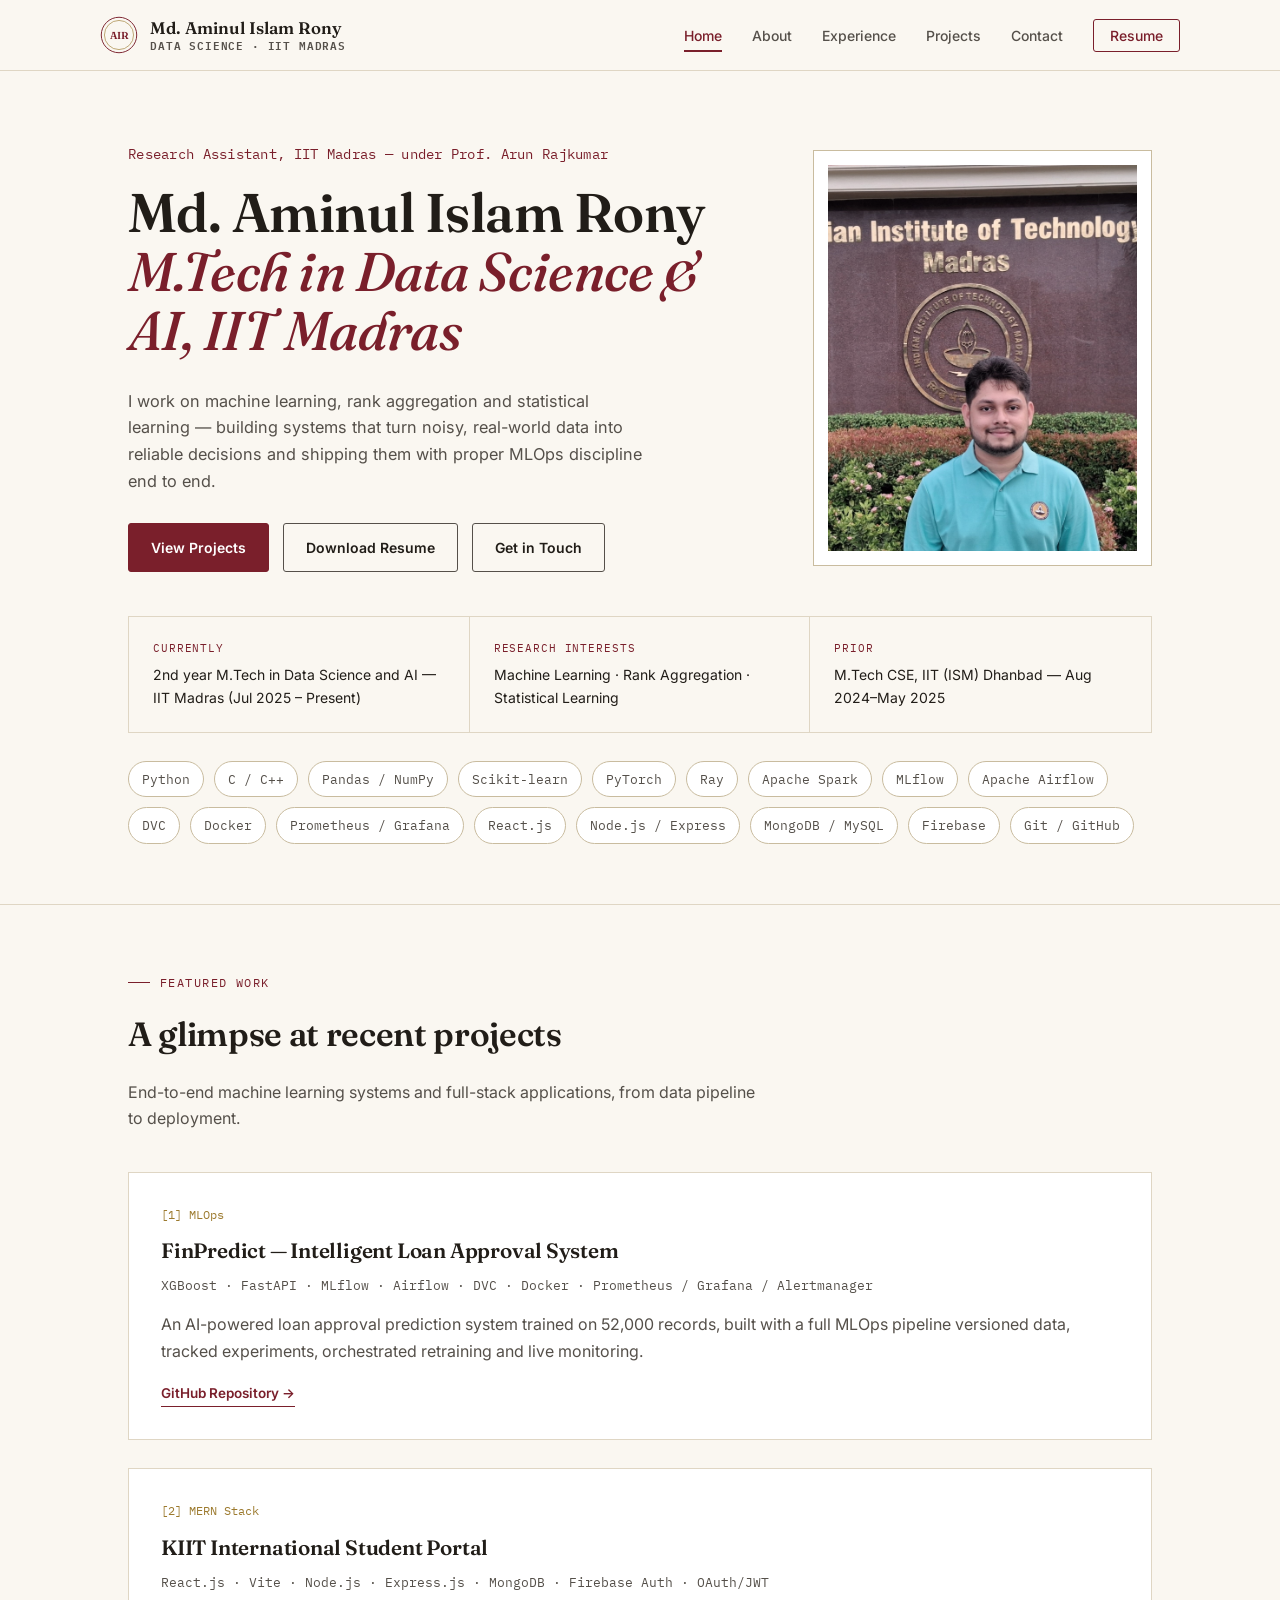
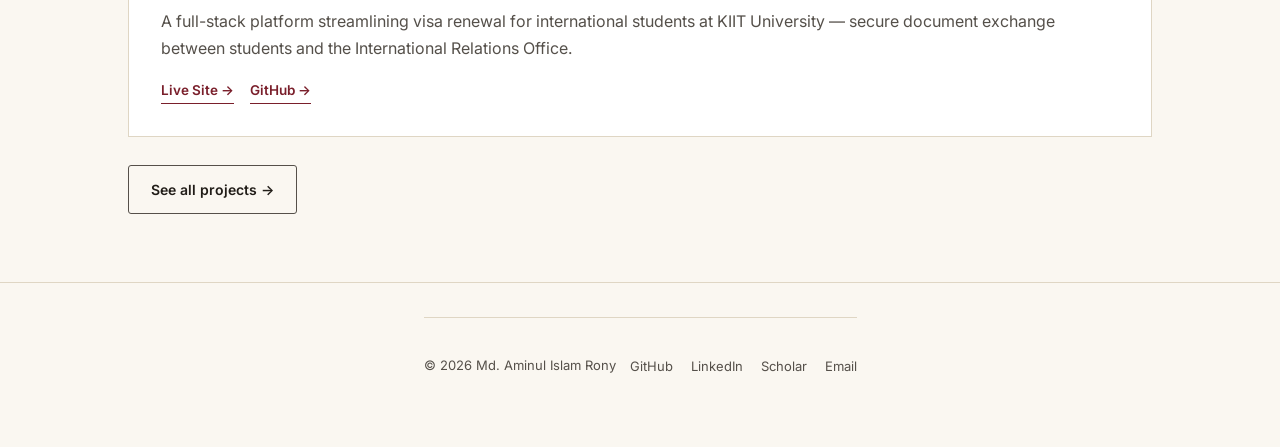
<file: index.html>
<!DOCTYPE html>
<html lang="en">
<head>
<meta charset="UTF-8">
<meta name="viewport" content="width=device-width, initial-scale=1.0">
<title>Md. Aminul Islam Rony — M.Tech Data Science &amp; AI, IIT Madras</title>
<meta name="description" content="Portfolio of Md. Aminul Islam Rony, M.Tech Data Science & AI student at IIT Madras and Research Assistant working on Machine Learning, Rank Aggregation and Statistical Learning.">
<link rel="stylesheet" href="css/style.css">
</head>
<body>

<header class="site-header">
  <div class="wrap nav">
    <a href="index.html" class="brand">
      <svg class="seal" viewBox="0 0 60 60" xmlns="http://www.w3.org/2000/svg">
        <circle cx="30" cy="30" r="28" fill="none" stroke="#7A1F2B" stroke-width="1.5"/>
        <circle cx="30" cy="30" r="23" fill="none" stroke="#9C7A2E" stroke-width="1"/>
        <text x="30" y="36" text-anchor="middle" font-family="Fraunces, serif" font-size="16" fill="#7A1F2B" font-weight="600">AIR</text>
      </svg>
      <span class="brand-text">Md. Aminul Islam Rony<small>Data Science · IIT Madras</small></span>
    </a>
    <button class="nav-toggle" aria-label="Toggle menu">
      <span></span><span></span><span></span>
    </button>
    <ul class="nav-links">
      <li><a href="index.html" data-page="index.html">Home</a></li>
      <li><a href="about.html" data-page="about.html">About</a></li>
      <li><a href="experience.html" data-page="experience.html">Experience</a></li>
      <li><a href="projects.html" data-page="projects.html">Projects</a></li>
      <li><a href="contact.html" data-page="contact.html">Contact</a></li>
      <li><a href="https://www.linkedin.com/in/aminulrony2024/overlay/1753795772562/single-media-viewer/?profileId=ACoAADc65vEBM5mcW2o8-2ng1kBLvuhKdHFjCFE" target="_blank" rel="noopener" class="btn-resume">Resume</a></li>
    </ul>
  </div>
</header>

<main>
  <section class="hero">
    <div class="wrap hero-grid">
      <div>
        <p class="hero-role">Research Assistant, IIT Madras — under Prof. Arun Rajkumar</p>
        <h1 class="hero-title">Md. Aminul Islam Rony<br><span class="accent">M.Tech in Data Science &amp; AI, IIT Madras</span></h1>
        <p class="hero-desc">I work on machine learning, rank aggregation and statistical learning — building systems that turn noisy, real-world data into reliable decisions and shipping them with proper MLOps discipline end to end.</p>
        <div class="btn-row">
          <a href="projects.html" class="btn btn-primary">View Projects</a>
          <a href="https://www.linkedin.com/in/aminulrony2024/overlay/1753795772562/single-media-viewer/?profileId=ACoAADc65vEBM5mcW2o8-2ng1kBLvuhKdHFjCFE" target="_blank" rel="noopener" class="btn btn-ghost">Download Resume</a>
          <a href="contact.html" class="btn btn-ghost">Get in Touch</a>
        </div>
      </div>
      <div class="portrait-frame">
        <img src="assets/aminul.jpg" alt="Portrait of Md. Aminul Islam Rony" onerror="this.src='data:image/svg+xml;utf8,<svg xmlns=%22http://www.w3.org/2000/svg%22 width=%22400%22 height=%22500%22><rect width=%22400%22 height=%22500%22 fill=%22%23F2EDE3%22/><text x=%2250%25%22 y=%2250%25%22 font-family=%22Inter%22 font-size=%2216%22 fill=%22%2355504A%22 text-anchor=%22middle%22>Photo: assets/aminul.jpg</text></svg>'">
      </div>
    </div>

    <div class="wrap">
      <div class="strip">
        <div>
          <label>Currently</label>
          <p>2nd year M.Tech in Data Science and AI — IIT Madras (Jul 2025 – Present)</p>
        </div>
        <div>
          <label>Research Interests</label>
          <p>Machine Learning · Rank Aggregation · Statistical Learning</p>
        </div>
        <div>
          <label>Prior</label>
          <p>M.Tech CSE, IIT (ISM) Dhanbad — Aug 2024–May 2025</p>
        </div>
      </div>

      <div class="tech-row" aria-label="Technology stack">
        <span class="tech-pill">Python</span>
        <span class="tech-pill">C / C++</span>
        <span class="tech-pill">Pandas / NumPy</span>
        <span class="tech-pill">Scikit-learn</span>
        <span class="tech-pill">PyTorch</span>
        <span class="tech-pill">Ray</span>
        <span class="tech-pill">Apache Spark</span>
        <span class="tech-pill">MLflow</span>
        <span class="tech-pill">Apache Airflow</span>
        <span class="tech-pill">DVC</span>
        <span class="tech-pill">Docker</span>
        <span class="tech-pill">Prometheus / Grafana</span>
        <span class="tech-pill">React.js</span>
        <span class="tech-pill">Node.js / Express</span>
        <span class="tech-pill">MongoDB / MySQL</span>
        <span class="tech-pill">Firebase</span>
        <span class="tech-pill">Git / GitHub</span>
      </div>
    </div>
  </section>

  <section class="section">
    <div class="wrap">
      <div class="section-head">
        <p class="eyebrow">Featured Work</p>
        <h2>A glimpse at recent projects</h2>
        <p>End-to-end machine learning systems and full-stack applications, from data pipeline to deployment.</p>
      </div>

      <div class="paper">
        <span class="paper-ref">[1] MLOps</span>
        <h3>FinPredict — Intelligent Loan Approval System</h3>
        <span class="paper-sub">XGBoost · FastAPI · MLflow · Airflow · DVC · Docker · Prometheus / Grafana / Alertmanager</span>
        <p>An AI-powered loan approval prediction system trained on 52,000 records, built with a full MLOps pipeline versioned data, tracked experiments, orchestrated retraining and live monitoring.</p>
        <div class="paper-links">
          <a href="https://github.com/aminulrony2024/DA5402-MLOPS-End-to-End-Project" target="_blank" rel="noopener">GitHub Repository →</a>
        </div>
      </div>

      <div class="paper">
        <span class="paper-ref">[2] MERN Stack</span>
        <h3>KIIT International Student Portal</h3>
        <span class="paper-sub">React.js · Vite · Node.js · Express.js · MongoDB · Firebase Auth · OAuth/JWT</span>
        <p>A full-stack platform streamlining visa renewal for international students at KIIT University — secure document exchange between students and the International Relations Office.</p>
        <div class="paper-links">
          <a href="https://kiit-iro-portal.web.app/" target="_blank" rel="noopener">Live Site →</a>
          <a href="https://github.com/aminulrony2024/KIIT-INTERNATIONAL-STUDENT-PORTAL" target="_blank" rel="noopener">GitHub →</a>
        </div>
      </div>

      <div class="btn-row">
        <a href="projects.html" class="btn btn-ghost">See all projects →</a>
      </div>
    </div>
  </section>
</main>

<footer class="site-footer">
  <div class="wrap site-footer">
    <p>© <span id="year"></span> Md. Aminul Islam Rony</p>
    <ul class="footer-links">
      <li><a href="https://github.com/aminulrony2024" target="_blank" rel="noopener">GitHub</a></li>
      <li><a href="https://www.linkedin.com/in/aminulrony2024" target="_blank" rel="noopener">LinkedIn</a></li>
      <li><a href="https://scholar.google.com/citations?user=zDjHsXYAAAAJ&hl=en" target="_blank" rel="noopener">Scholar</a></li>
      <li><a href="mailto:aminul.iitm@gmail.com">Email</a></li>
    </ul>
  </div>
</footer>

<script src="js/main.js"></script>
</body>
</html>
</file>
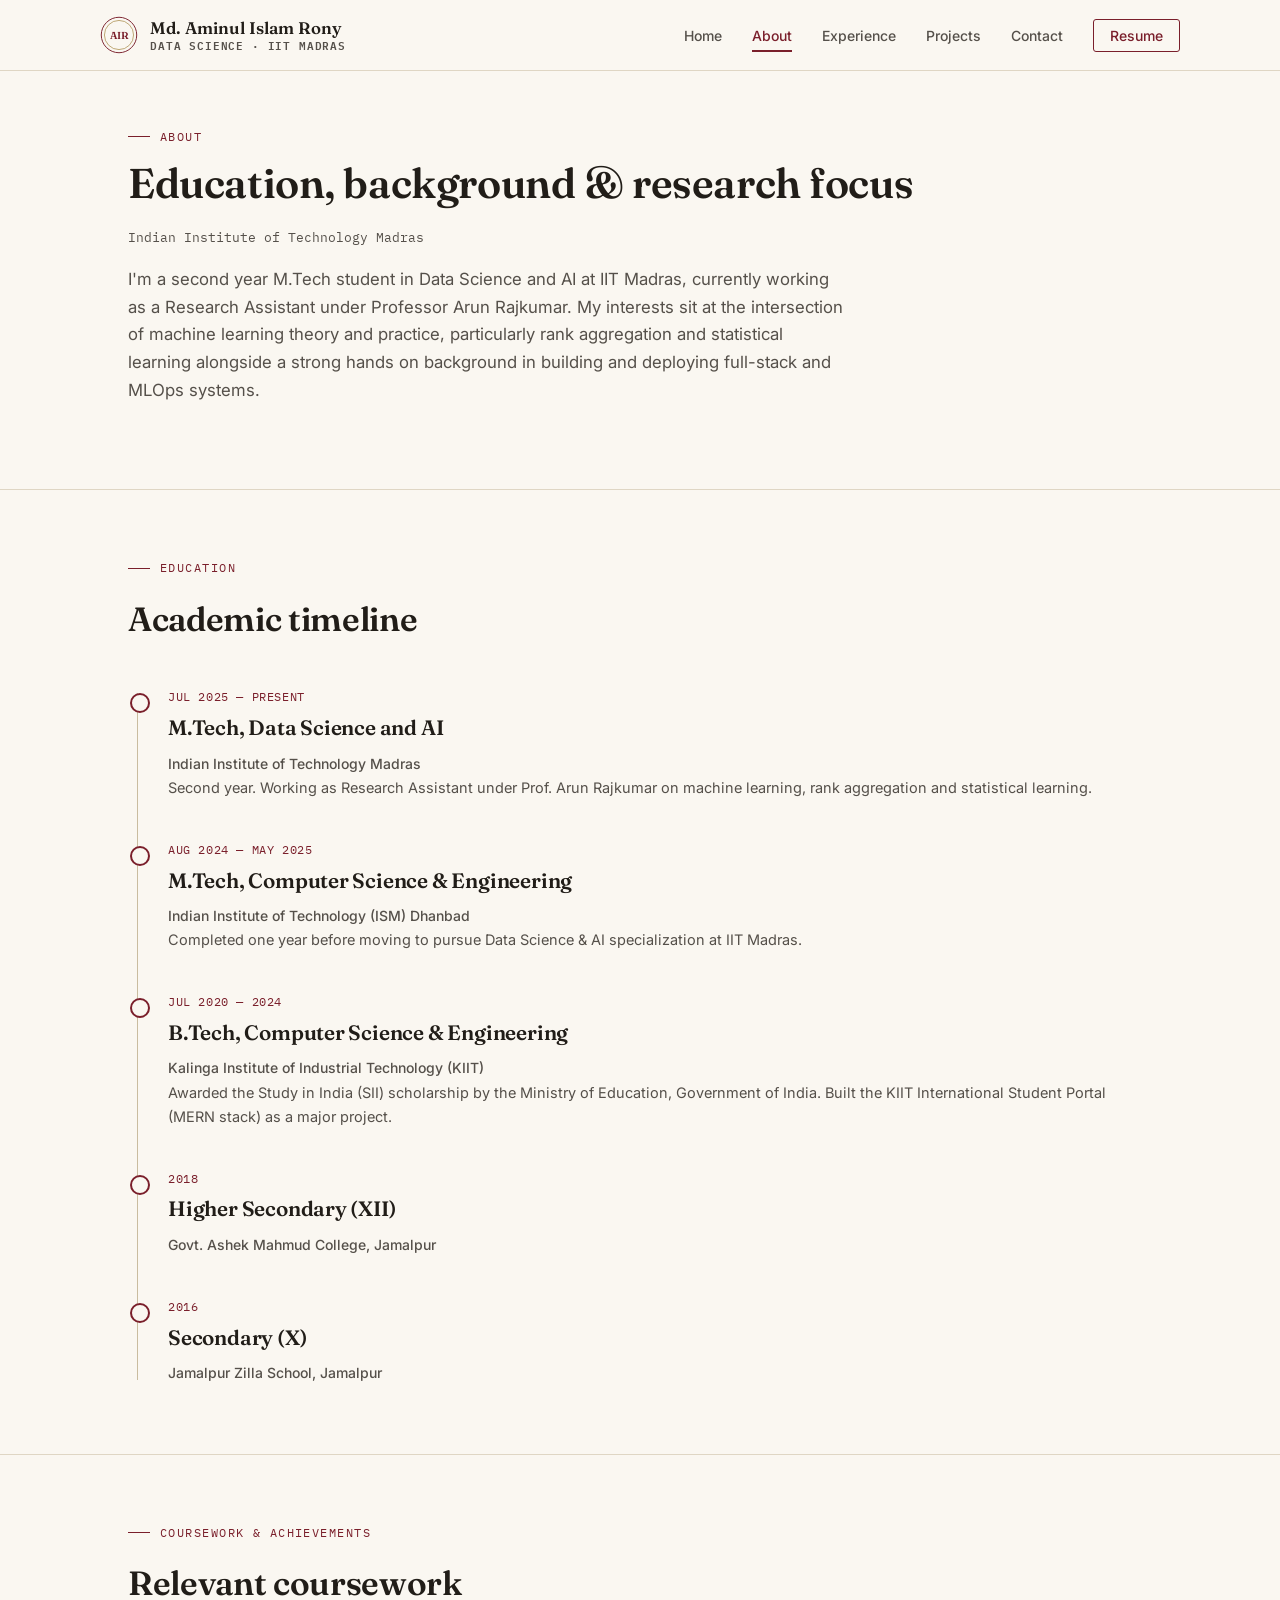
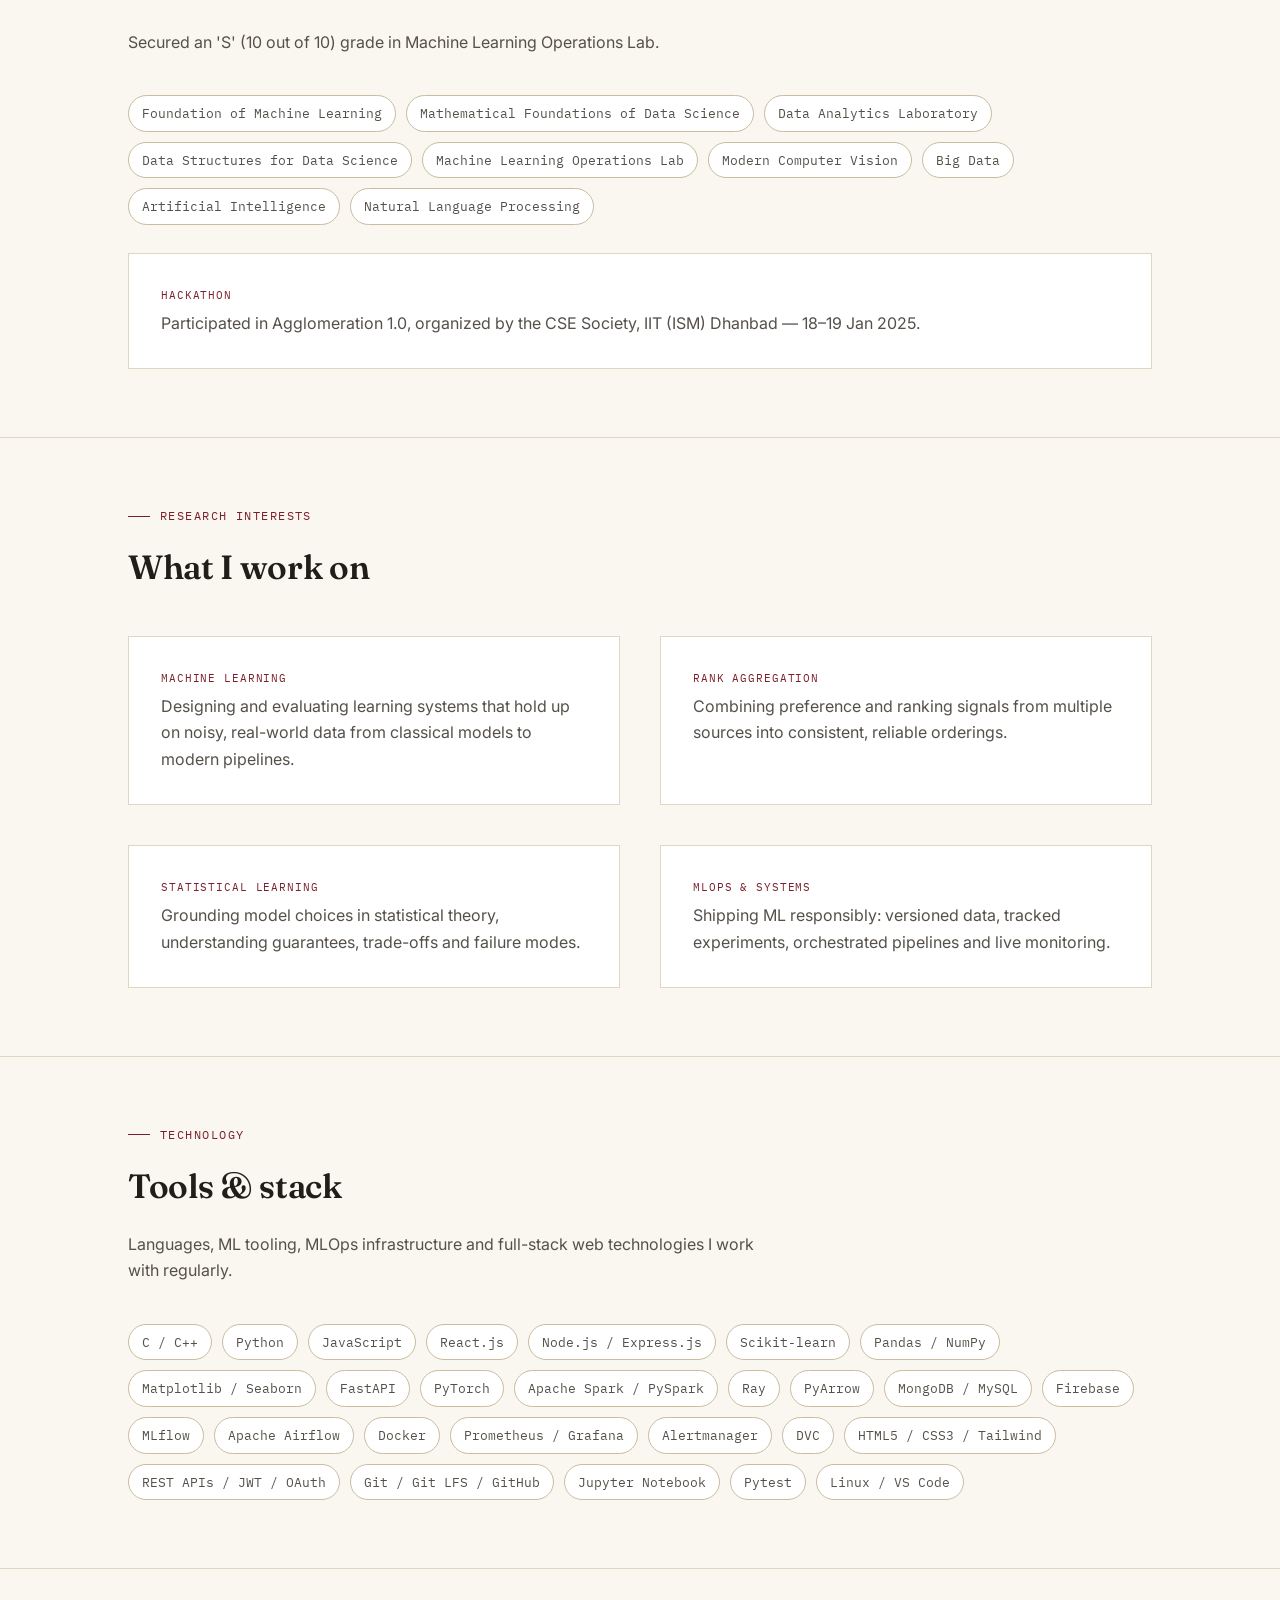
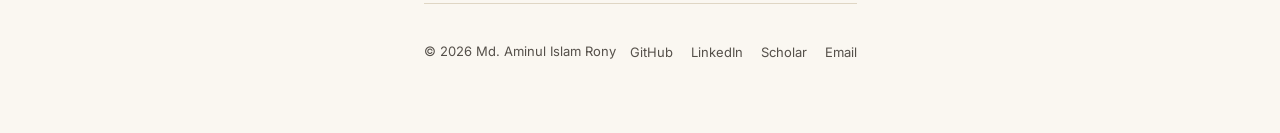
<file: about.html>
<!DOCTYPE html>
<html lang="en">
<head>
<meta charset="UTF-8">
<meta name="viewport" content="width=device-width, initial-scale=1.0">
<title>About — Md. Aminul Islam Rony</title>
<meta name="description" content="About Md. Aminul Islam Rony — education, research interests and technical background.">
<link rel="stylesheet" href="css/style.css">
</head>
<body>

<header class="site-header">
  <div class="wrap nav">
    <a href="index.html" class="brand">
      <svg class="seal" viewBox="0 0 60 60" xmlns="http://www.w3.org/2000/svg">
        <circle cx="30" cy="30" r="28" fill="none" stroke="#7A1F2B" stroke-width="1.5"/>
        <circle cx="30" cy="30" r="23" fill="none" stroke="#9C7A2E" stroke-width="1"/>
        <text x="30" y="36" text-anchor="middle" font-family="Fraunces, serif" font-size="16" fill="#7A1F2B" font-weight="600">AIR</text>
      </svg>
      <span class="brand-text">Md. Aminul Islam Rony<small>Data Science · IIT Madras</small></span>
    </a>
    <button class="nav-toggle" aria-label="Toggle menu">
      <span></span><span></span><span></span>
    </button>
    <ul class="nav-links">
      <li><a href="index.html" data-page="index.html">Home</a></li>
      <li><a href="about.html" data-page="about.html">About</a></li>
      <li><a href="experience.html" data-page="experience.html">Experience</a></li>
      <li><a href="projects.html" data-page="projects.html">Projects</a></li>
      <li><a href="contact.html" data-page="contact.html">Contact</a></li>
      <li><a href="https://www.linkedin.com/in/aminulrony2024/overlay/1753795772562/single-media-viewer/?profileId=ACoAADc65vEBM5mcW2o8-2ng1kBLvuhKdHFjCFE" target="_blank" rel="noopener" class="btn-resume">Resume</a></li>
    </ul>
  </div>
</header>

<main>
  <section class="section" style="padding-top:56px;">
    <div class="wrap">
      <p class="eyebrow">About</p>
      <h1 style="font-size:clamp(2rem,4vw,2.6rem);">Education, background &amp; research focus</h1>
      <p class="mono" style="font-size:13px; color:var(--ink-soft); margin-top:8px;">Indian Institute of Technology Madras</p>
      <p style="max-width:65ch; font-size:1.05rem; margin-top:18px;">
        I'm a second year M.Tech student in Data Science and AI at IIT Madras, currently working as a Research
        Assistant under Professor Arun Rajkumar. My interests sit at the intersection of machine learning
        theory and practice, particularly rank aggregation and statistical learning alongside a strong
        hands on background in building and deploying full-stack and MLOps systems.
      </p>
    </div>
  </section>

  <section class="section">
    <div class="wrap">
      <div class="section-head">
        <p class="eyebrow">Education</p>
        <h2>Academic timeline</h2>
      </div>

      <div class="timeline">
        <div class="t-item">
          <span class="t-date">Jul 2025 — Present</span>
          <h3>M.Tech, Data Science and AI</h3>
          <span class="t-org">Indian Institute of Technology Madras</span>
          <p style="margin:0; font-size:14.5px;">Second year. Working as Research Assistant under Prof. Arun Rajkumar on machine learning, rank aggregation and statistical learning.</p>
        </div>
        <div class="t-item">
          <span class="t-date">Aug 2024 — May 2025</span>
          <h3>M.Tech, Computer Science &amp; Engineering</h3>
          <span class="t-org">Indian Institute of Technology (ISM) Dhanbad</span>
          <p style="margin:0; font-size:14.5px;">Completed one year before moving to pursue Data Science &amp; AI specialization at IIT Madras.</p>
        </div>
        <div class="t-item">
          <span class="t-date">Jul 2020 — 2024</span>
          <h3>B.Tech, Computer Science &amp; Engineering</h3>
          <span class="t-org">Kalinga Institute of Industrial Technology (KIIT)</span>
          <p style="margin:0; font-size:14.5px;">Awarded the Study in India (SII) scholarship by the Ministry of Education, Government of India. Built the KIIT International Student Portal (MERN stack) as a major project.</p>
        </div>
        <div class="t-item">
          <span class="t-date">2018</span>
          <h3>Higher Secondary (XII)</h3>
          <span class="t-org">Govt. Ashek Mahmud College, Jamalpur</span>
        </div>
        <div class="t-item">
          <span class="t-date">2016</span>
          <h3>Secondary (X)</h3>
          <span class="t-org">Jamalpur Zilla School, Jamalpur </span>
        </div>
      </div>
    </div>
  </section>

  <section class="section">
    <div class="wrap">
      <div class="section-head">
        <p class="eyebrow">Coursework &amp; Achievements</p>
        <h2>Relevant coursework</h2>
        <p>Secured an 'S' (10 out of 10)  grade in Machine Learning Operations Lab.</p>
      </div>
      <div class="tech-row">
        <span class="tech-pill">Foundation of Machine Learning</span>
        <span class="tech-pill">Mathematical Foundations of Data Science</span>
        <span class="tech-pill">Data Analytics Laboratory</span>
        <span class="tech-pill">Data Structures for Data Science</span>
        <span class="tech-pill">Machine Learning Operations Lab</span>
        <span class="tech-pill">Modern Computer Vision</span>
        <span class="tech-pill">Big Data</span>
        <span class="tech-pill">Artificial Intelligence</span>
        <span class="tech-pill">Natural Language Processing</span>
      </div>
      <div class="paper" style="margin-top:28px; margin-bottom:0;">
        <span class="abstract-label">Hackathon</span>
        <p style="margin:0;">Participated in Agglomeration 1.0, organized by the CSE Society, IIT (ISM) Dhanbad — 18–19 Jan 2025.</p>
      </div>
    </div>
  </section>

  <section class="section">
    <div class="wrap">
      <div class="section-head">
        <p class="eyebrow">Research Interests</p>
        <h2>What I work on</h2>
      </div>
      <div class="grid-2">
        <div class="paper" style="margin-bottom:0;">
          <span class="abstract-label">Machine Learning</span>
          <p style="margin:0;">Designing and evaluating learning systems that hold up on noisy, real-world data from classical models to modern pipelines.</p>
        </div>
        <div class="paper" style="margin-bottom:0;">
          <span class="abstract-label">Rank Aggregation</span>
          <p style="margin:0;">Combining preference and ranking signals from multiple sources into consistent, reliable orderings.</p>
        </div>
        <div class="paper" style="margin-bottom:0;">
          <span class="abstract-label">Statistical Learning</span>
          <p style="margin:0;">Grounding model choices in statistical theory, understanding guarantees, trade-offs and failure modes.</p>
        </div>
        <div class="paper" style="margin-bottom:0;">
          <span class="abstract-label">MLOps &amp; Systems</span>
          <p style="margin:0;">Shipping ML responsibly: versioned data, tracked experiments, orchestrated pipelines and live monitoring.</p>
        </div>
      </div>
    </div>
  </section>

  <section class="section">
    <div class="wrap">
      <div class="section-head">
        <p class="eyebrow">Technology</p>
        <h2>Tools &amp; stack</h2>
        <p>Languages, ML tooling, MLOps infrastructure and full-stack web technologies I work with regularly.</p>
      </div>
      <div class="tech-row">
        <span class="tech-pill">C / C++</span>
        <span class="tech-pill">Python</span>
        <span class="tech-pill">JavaScript</span>
        <span class="tech-pill">React.js</span>
        <span class="tech-pill">Node.js / Express.js</span>
        <span class="tech-pill">Scikit-learn</span>
        <span class="tech-pill">Pandas / NumPy</span>
        <span class="tech-pill">Matplotlib / Seaborn</span>
        <span class="tech-pill">FastAPI</span>
        <span class="tech-pill">PyTorch</span>
        <span class="tech-pill">Apache Spark / PySpark</span>
        <span class="tech-pill">Ray</span>
        <span class="tech-pill">PyArrow</span>
        <span class="tech-pill">MongoDB / MySQL</span>
        <span class="tech-pill">Firebase</span>
        <span class="tech-pill">MLflow</span>
        <span class="tech-pill">Apache Airflow</span>
        <span class="tech-pill">Docker</span>
        <span class="tech-pill">Prometheus / Grafana</span>
        <span class="tech-pill">Alertmanager</span>
        <span class="tech-pill">DVC</span>
        <span class="tech-pill">HTML5 / CSS3 / Tailwind</span>
        <span class="tech-pill">REST APIs / JWT / OAuth</span>
        <span class="tech-pill">Git / Git LFS / GitHub</span>
        <span class="tech-pill">Jupyter Notebook</span>
        <span class="tech-pill">Pytest</span>
        <span class="tech-pill">Linux / VS Code</span>
      </div>
    </div>
  </section>
</main>

<footer class="site-footer">
  <div class="wrap site-footer">
    <p>© <span id="year"></span> Md. Aminul Islam Rony</p>
    <ul class="footer-links">
      <li><a href="https://github.com/aminulrony2024" target="_blank" rel="noopener">GitHub</a></li>
      <li><a href="https://www.linkedin.com/in/aminulrony2024" target="_blank" rel="noopener">LinkedIn</a></li>
      <li><a href="https://scholar.google.com/citations?user=zDjHsXYAAAAJ&hl=en" target="_blank" rel="noopener">Scholar</a></li>
      <li><a href="mailto:aminul.iitm@gmail.com">Email</a></li>
    </ul>
  </div>
</footer>

<script src="js/main.js"></script>
</body>
</html>
</file>
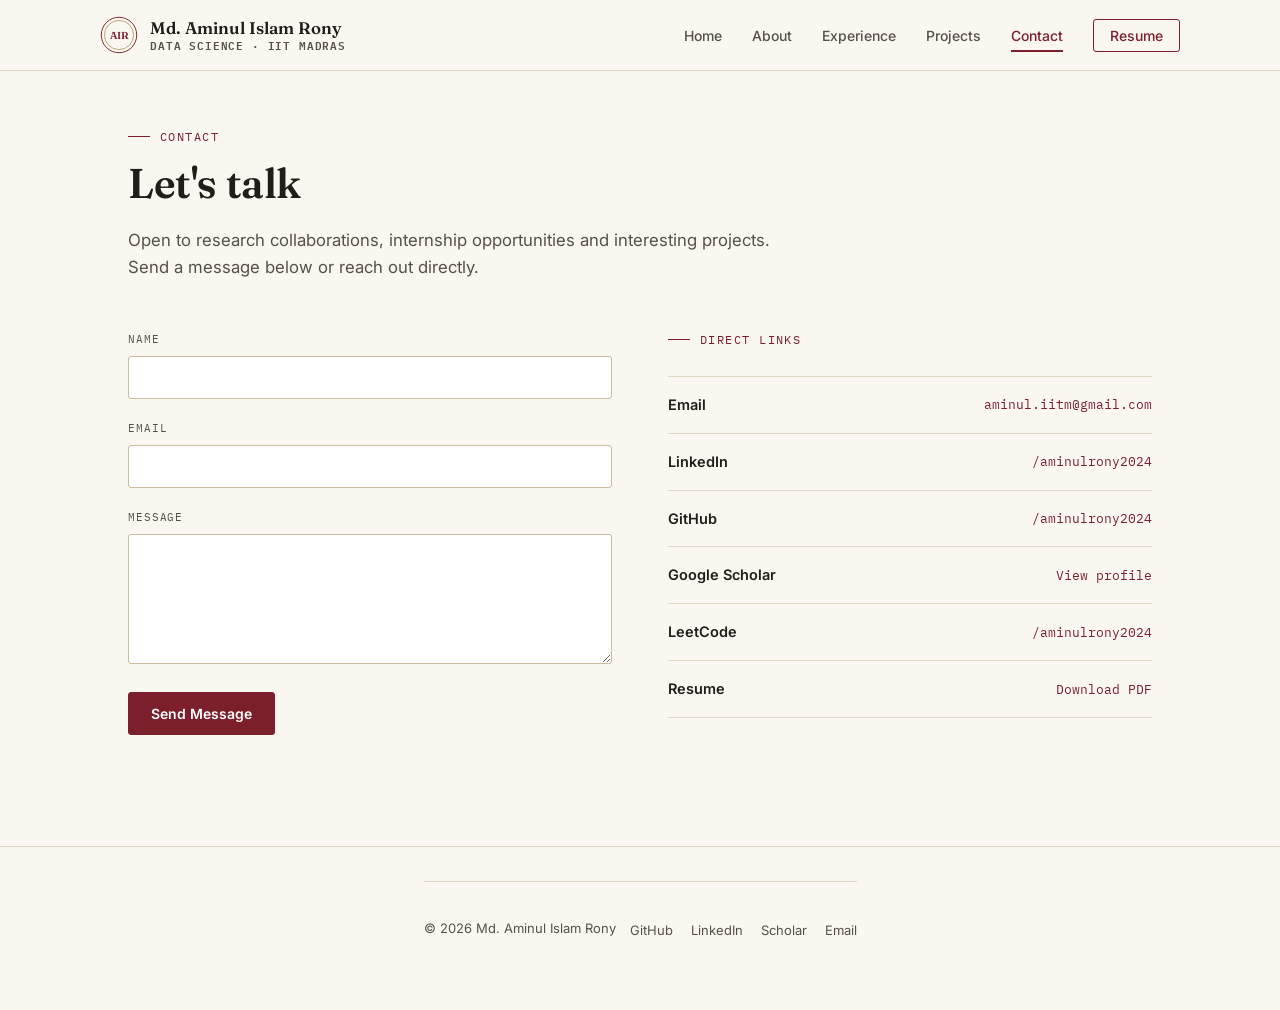
<file: contact.html>
<!DOCTYPE html>
<html lang="en">
<head>
<meta charset="UTF-8">
<meta name="viewport" content="width=device-width, initial-scale=1.0">
<title>Contact — Md. Aminul Islam Rony</title>
<meta name="description" content="Get in touch with Md. Aminul Islam Rony.">
<link rel="stylesheet" href="css/style.css">
</head>
<body>

<header class="site-header">
  <div class="wrap nav">
    <a href="index.html" class="brand">
      <svg class="seal" viewBox="0 0 60 60" xmlns="http://www.w3.org/2000/svg">
        <circle cx="30" cy="30" r="28" fill="none" stroke="#7A1F2B" stroke-width="1.5"/>
        <circle cx="30" cy="30" r="23" fill="none" stroke="#9C7A2E" stroke-width="1"/>
        <text x="30" y="36" text-anchor="middle" font-family="Fraunces, serif" font-size="16" fill="#7A1F2B" font-weight="600">AIR</text>
      </svg>
      <span class="brand-text">Md. Aminul Islam Rony<small>Data Science · IIT Madras</small></span>
    </a>
    <button class="nav-toggle" aria-label="Toggle menu">
      <span></span><span></span><span></span>
    </button>
    <ul class="nav-links">
      <li><a href="index.html" data-page="index.html">Home</a></li>
      <li><a href="about.html" data-page="about.html">About</a></li>
      <li><a href="experience.html" data-page="experience.html">Experience</a></li>
      <li><a href="projects.html" data-page="projects.html">Projects</a></li>
      <li><a href="contact.html" data-page="contact.html">Contact</a></li>
      <li><a href="https://www.linkedin.com/in/aminulrony2024/overlay/1753795772562/single-media-viewer/?profileId=ACoAADc65vEBM5mcW2o8-2ng1kBLvuhKdHFjCFE" target="_blank" rel="noopener" class="btn-resume">Resume</a></li>
    </ul>
  </div>
</header>

<main>
  <section class="section" style="padding-top:56px; border-bottom:none;">
    <div class="wrap">
      <p class="eyebrow">Contact</p>
      <h1 style="font-size:clamp(2rem,4vw,2.6rem);">Let's talk</h1>
      <p style="max-width:60ch; font-size:1.05rem; margin-top:18px;">
        Open to research collaborations, internship opportunities and interesting projects.
        Send a message below or reach out directly.
      </p>

      <div class="contact-grid" style="margin-top:48px;">
        <div>
          <form id="contact-form">
            <!-- Replace YOUR_ACCESS_KEY_HERE with a free key from web3forms.com -->
            <input type="hidden" name="access_key" value="c2e1ba50-10a3-49e4-97e7-43e7c96314fb">
            <input type="hidden" name="subject" value="New message from portfolio site">
            <input type="checkbox" name="botcheck" style="display:none;">

            <div class="form-group">
              <label for="name">Name</label>
              <input type="text" id="name" name="name" required>
            </div>
            <div class="form-group">
              <label for="email">Email</label>
              <input type="email" id="email" name="email" required>
            </div>
            <div class="form-group">
              <label for="message">Message</label>
              <textarea id="message" name="message" required></textarea>
            </div>
            <button type="submit" class="btn btn-primary">Send Message</button>
            <p id="form-status" class="form-status"></p>
          </form>
        </div>

        <div>
          <p class="eyebrow" style="margin-bottom:8px;">Direct Links</p>
          <ul class="social-list">
            <li>
              <span class="label">Email</span>
              <a class="value" href="mailto:aminul.iitm@gmail.com">aminul.iitm@gmail.com</a>
            </li>
            <li>
              <span class="label">LinkedIn</span>
              <a class="value" href="https://www.linkedin.com/in/aminulrony2024" target="_blank" rel="noopener">/aminulrony2024</a>
            </li>
            <li>
              <span class="label">GitHub</span>
              <a class="value" href="https://github.com/aminulrony2024" target="_blank" rel="noopener">/aminulrony2024</a>
            </li>
            <li>
              <span class="label">Google Scholar</span>
              <a class="value" href="https://scholar.google.com/citations?user=zDjHsXYAAAAJ&hl=en" target="_blank" rel="noopener">View profile</a>
            </li>
            <li>
              <span class="label">LeetCode</span>
              <a class="value" href="https://leetcode.com/u/aminulrony2024/" target="_blank" rel="noopener">/aminulrony2024</a>
            </li>
            <li>
              <span class="label">Resume</span>
              <a class="value" href="https://www.linkedin.com/in/aminulrony2024/overlay/1753795772562/single-media-viewer/?profileId=ACoAADc65vEBM5mcW2o8-2ng1kBLvuhKdHFjCFE" target="_blank" rel="noopener">Download PDF</a>
            </li>
          </ul>
        </div>
      </div>
    </div>
  </section>
</main>

<footer class="site-footer">
  <div class="wrap site-footer">
    <p>© <span id="year"></span> Md. Aminul Islam Rony</p>
    <ul class="footer-links">
      <li><a href="https://github.com/aminulrony2024" target="_blank" rel="noopener">GitHub</a></li>
      <li><a href="https://www.linkedin.com/in/aminulrony2024" target="_blank" rel="noopener">LinkedIn</a></li>
      <li><a href="https://scholar.google.com/citations?user=zDjHsXYAAAAJ&hl=en" target="_blank" rel="noopener">Scholar</a></li>
      <li><a href="mailto:aminul.iitm@gmail.com">Email</a></li>
    </ul>
  </div>
</footer>

<script src="js/main.js"></script>
</body>
</html>
</file>
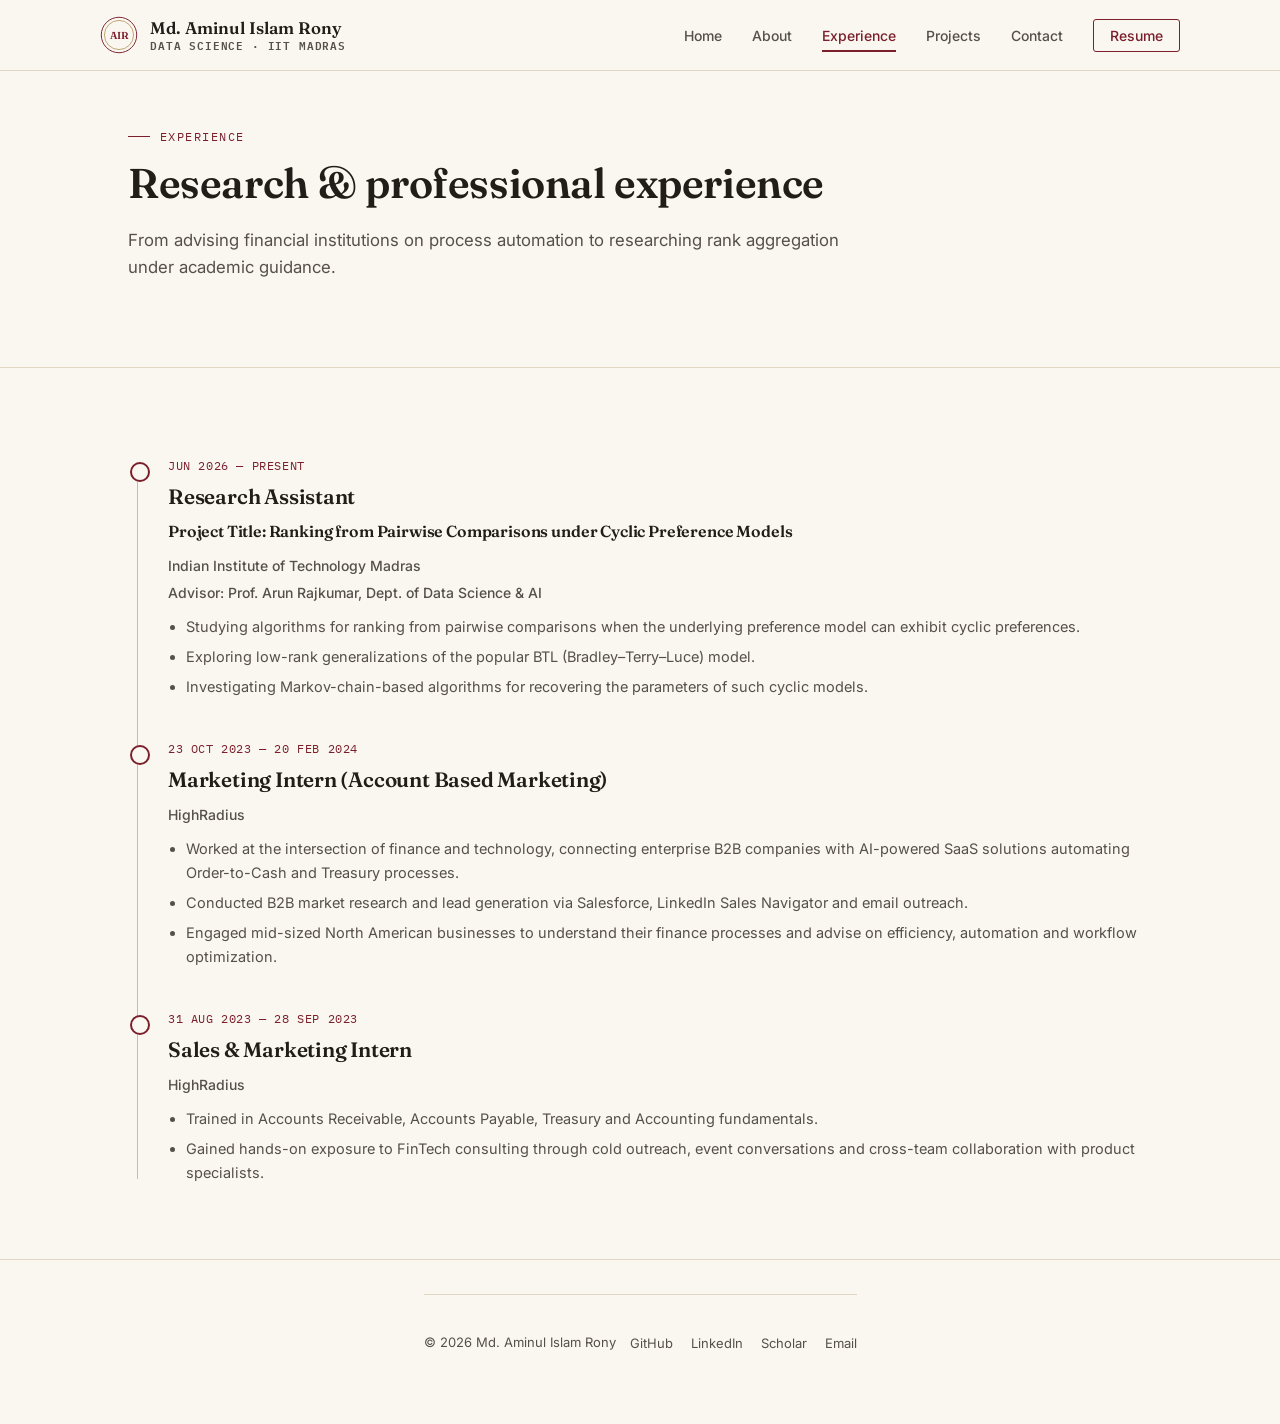
<file: experience.html>
<!DOCTYPE html>
<html lang="en">
<head>
<meta charset="UTF-8">
<meta name="viewport" content="width=device-width, initial-scale=1.0">
<title>Experience — Md. Aminul Islam Rony</title>
<meta name="description" content="Research and professional experience of Md. Aminul Islam Rony.">
<link rel="stylesheet" href="css/style.css">
</head>
<body>

<header class="site-header">
  <div class="wrap nav">
    <a href="index.html" class="brand">
      <svg class="seal" viewBox="0 0 60 60" xmlns="http://www.w3.org/2000/svg">
        <circle cx="30" cy="30" r="28" fill="none" stroke="#7A1F2B" stroke-width="1.5"/>
        <circle cx="30" cy="30" r="23" fill="none" stroke="#9C7A2E" stroke-width="1"/>
        <text x="30" y="36" text-anchor="middle" font-family="Fraunces, serif" font-size="16" fill="#7A1F2B" font-weight="600">AIR</text>
      </svg>
      <span class="brand-text">Md. Aminul Islam Rony<small>Data Science · IIT Madras</small></span>
    </a>
    <button class="nav-toggle" aria-label="Toggle menu">
      <span></span><span></span><span></span>
    </button>
    <ul class="nav-links">
      <li><a href="index.html" data-page="index.html">Home</a></li>
      <li><a href="about.html" data-page="about.html">About</a></li>
      <li><a href="experience.html" data-page="experience.html">Experience</a></li>
      <li><a href="projects.html" data-page="projects.html">Projects</a></li>
      <li><a href="contact.html" data-page="contact.html">Contact</a></li>
      <li><a href="https://www.linkedin.com/in/aminulrony2024/overlay/1753795772562/single-media-viewer/?profileId=ACoAADc65vEBM5mcW2o8-2ng1kBLvuhKdHFjCFE" target="_blank" rel="noopener" class="btn-resume">Resume</a></li>
    </ul>
  </div>
</header>

<main>
  <section class="section" style="padding-top:56px;">
    <div class="wrap">
      <p class="eyebrow">Experience</p>
      <h1 style="font-size:clamp(2rem,4vw,2.6rem);">Research &amp; professional experience</h1>
      <p style="max-width:65ch; font-size:1.05rem; margin-top:18px;">
        From advising financial institutions on process automation to researching rank aggregation
        under academic guidance.
      </p>
    </div>
  </section>

  <section class="section">
    <div class="wrap">
      <div class="timeline">

        <div class="t-item">
          <span class="t-date">Jun 2026 — Present</span>
          <h3>Research Assistant</h3>
          <h4>Project Title: Ranking from Pairwise Comparisons under Cyclic Preference Models</h4>
          <span class="t-org">Indian Institute of Technology Madras</span> <br>
          <span class="t-org">Advisor: Prof. Arun Rajkumar, Dept. of Data Science &amp; AI</span>
          <ul>
            <li>Studying algorithms for ranking from pairwise comparisons when the underlying preference model can exhibit cyclic preferences.</li>
            <li>Exploring low-rank generalizations of the popular BTL (Bradley–Terry–Luce) model.</li>
            <li>Investigating Markov-chain-based algorithms for recovering the parameters of such cyclic models.</li>
          </ul>
        </div>

        <div class="t-item">
          <span class="t-date">23 Oct 2023 — 20 Feb 2024</span>
          <h3>Marketing Intern (Account Based Marketing)</h3>
          <span class="t-org">HighRadius</span>
          <ul>
            <li>Worked at the intersection of finance and technology, connecting enterprise B2B companies with AI-powered SaaS solutions automating Order-to-Cash and Treasury processes.</li>
            <li>Conducted B2B market research and lead generation via Salesforce, LinkedIn Sales Navigator and email outreach.</li>
            <li>Engaged mid-sized North American businesses to understand their finance processes and advise on efficiency, automation and workflow optimization.</li>
          </ul>
        </div>

        <div class="t-item">
          <span class="t-date">31 Aug 2023 — 28 Sep 2023</span>
          <h3>Sales &amp; Marketing Intern</h3>
          <span class="t-org">HighRadius</span>
          <ul>
            <li>Trained in Accounts Receivable, Accounts Payable, Treasury and Accounting fundamentals.</li>
            <li>Gained hands-on exposure to FinTech consulting through cold outreach, event conversations and cross-team collaboration with product specialists.</li>
          </ul>
        </div>

      </div>
    </div>
  </section>
</main>

<footer class="site-footer">
  <div class="wrap site-footer">
    <p>© <span id="year"></span> Md. Aminul Islam Rony</p>
    <ul class="footer-links">
      <li><a href="https://github.com/aminulrony2024" target="_blank" rel="noopener">GitHub</a></li>
      <li><a href="https://www.linkedin.com/in/aminulrony2024" target="_blank" rel="noopener">LinkedIn</a></li>
      <li><a href="https://scholar.google.com/citations?user=zDjHsXYAAAAJ&hl=en" target="_blank" rel="noopener">Scholar</a></li>
      <li><a href="mailto:aminul.iitm@gmail.com">Email</a></li>
    </ul>
  </div>
</footer>

<script src="js/main.js"></script>
</body>
</html>
</file>
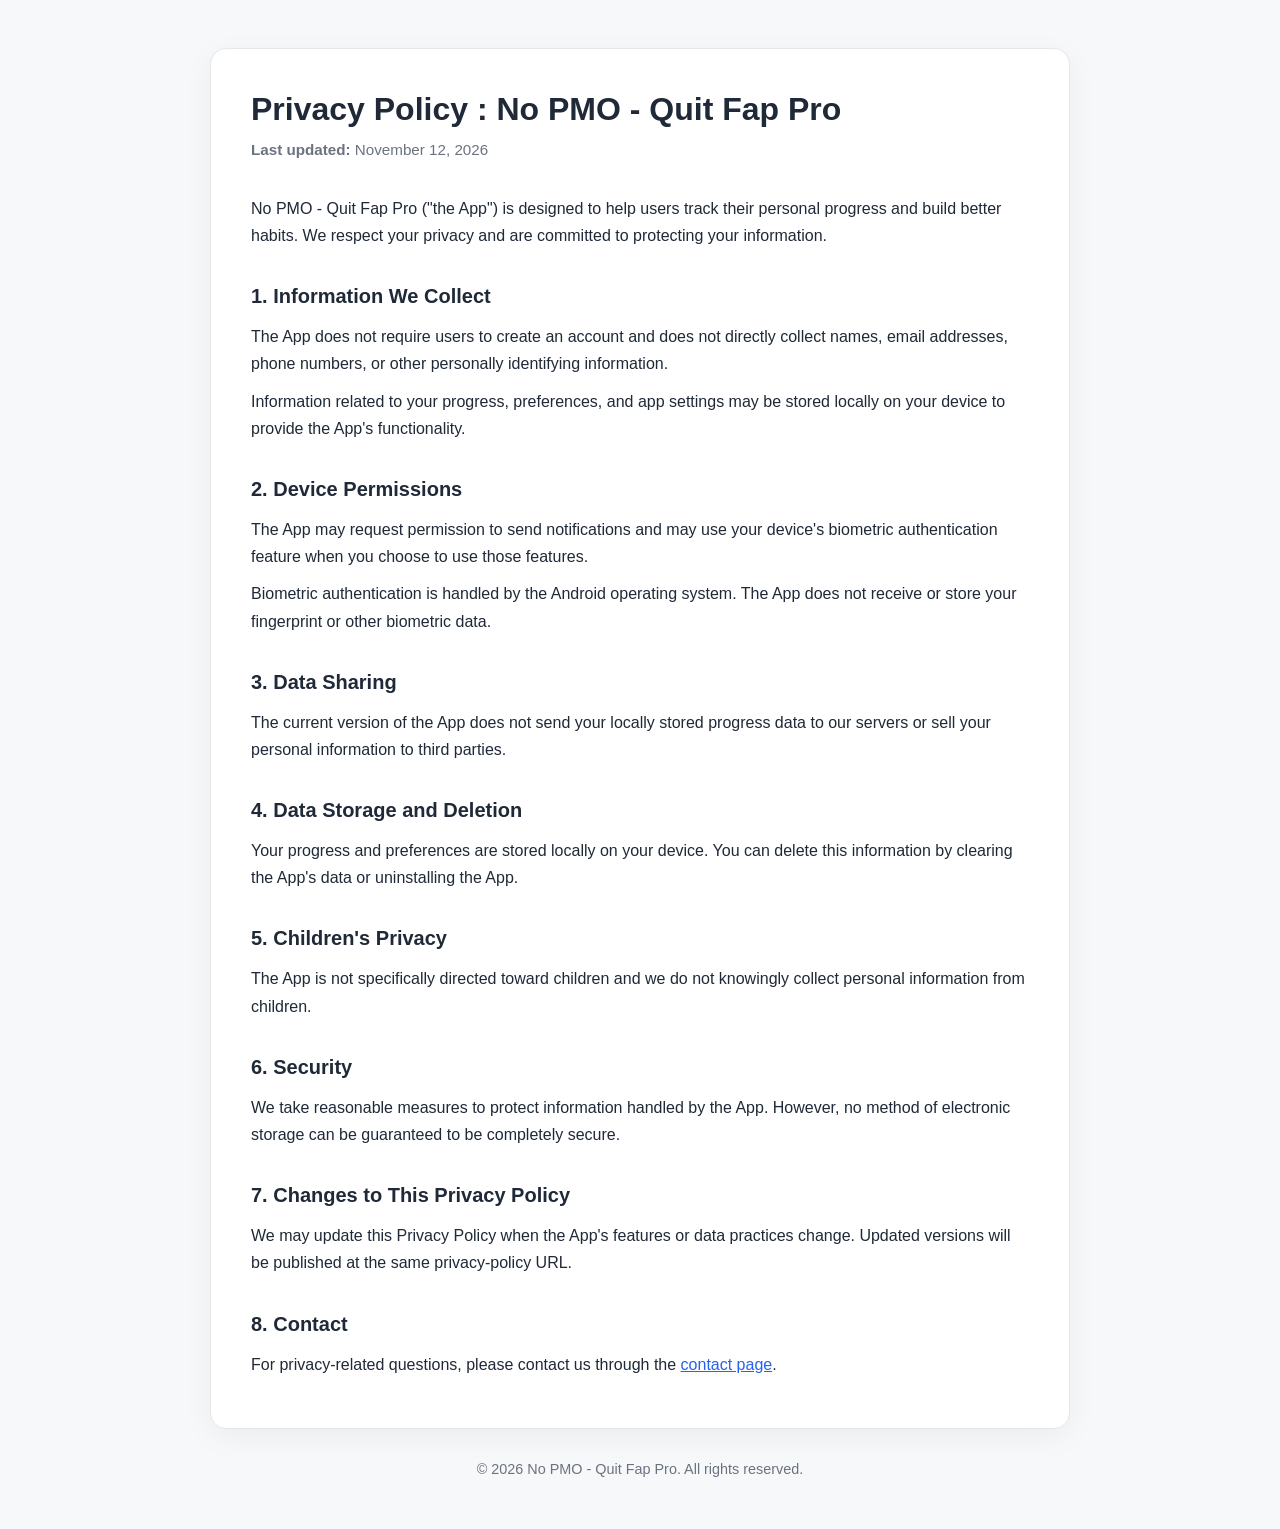
<file: privacy-policy-pro.html>
<!DOCTYPE html>
<html lang="en">
<head>
    <meta charset="UTF-8">
    <meta name="viewport" content="width=device-width, initial-scale=1.0">
    <meta name="description" content="Privacy Policy for No PMO - Quit Fap Pro">
    <meta name="robots" content="index, follow">
    <link rel="canonical" href="https://aminulrony.com.bd/privacy-policy">
    <title>Privacy Policy : No PMO - Quit Fap Pro</title>
    <style>
        :root {
            --bg: #f7f8fa;
            --card: #ffffff;
            --text: #1f2937;
            --muted: #6b7280;
            --accent: #2563eb;
            --border: #e5e7eb;
        }

        * {
            box-sizing: border-box;
        }

        body {
            margin: 0;
            font-family: -apple-system, BlinkMacSystemFont, "Segoe UI", Roboto, Helvetica, Arial, sans-serif;
            background: var(--bg);
            color: var(--text);
            line-height: 1.7;
        }

        main {
            max-width: 900px;
            margin: 48px auto;
            padding: 0 20px;
        }

        .card {
            background: var(--card);
            border: 1px solid var(--border);
            border-radius: 16px;
            padding: 40px;
            box-shadow: 0 8px 30px rgba(0, 0, 0, 0.05);
        }

        h1 {
            margin: 0 0 8px;
            font-size: 2rem;
            line-height: 1.25;
        }

        .updated {
            margin: 0 0 32px;
            color: var(--muted);
            font-size: 0.95rem;
        }

        h2 {
            margin-top: 30px;
            margin-bottom: 10px;
            font-size: 1.25rem;
        }

        p {
            margin: 10px 0;
        }

        a {
            color: var(--accent);
        }

        footer {
            margin-top: 28px;
            text-align: center;
            color: var(--muted);
            font-size: 0.9rem;
        }

        @media (max-width: 600px) {
            main {
                margin: 24px auto;
            }

            .card {
                padding: 24px;
            }

            h1 {
                font-size: 1.6rem;
            }
        }
    </style>
</head>
<body>
    <main>
        <article class="card">
            <h1>Privacy Policy : No PMO - Quit Fap Pro</h1>
            <p class="updated"><strong>Last updated:</strong> November 12, 2026</p>

            <p>
                No PMO - Quit Fap Pro ("the App") is designed to help users track
                their personal progress and build better habits. We respect your privacy
                and are committed to protecting your information.
            </p>

            <h2>1. Information We Collect</h2>
            <p>
                The App does not require users to create an account and does not directly
                collect names, email addresses, phone numbers, or other personally
                identifying information.
            </p>
            <p>
                Information related to your progress, preferences, and app settings may
                be stored locally on your device to provide the App's functionality.
            </p>

            <h2>2. Device Permissions</h2>
            <p>
                The App may request permission to send notifications and may use your
                device's biometric authentication feature when you choose to use those
                features.
            </p>
            <p>
                Biometric authentication is handled by the Android operating system.
                The App does not receive or store your fingerprint or other biometric data.
            </p>

            <h2>3. Data Sharing</h2>
            <p>
                The current version of the App does not send your locally stored progress
                data to our servers or sell your personal information to third parties.
            </p>

            <h2>4. Data Storage and Deletion</h2>
            <p>
                Your progress and preferences are stored locally on your device. You can
                delete this information by clearing the App's data or uninstalling the App.
            </p>

            <h2>5. Children's Privacy</h2>
            <p>
                The App is not specifically directed toward children and we do not
                knowingly collect personal information from children.
            </p>

            <h2>6. Security</h2>
            <p>
                We take reasonable measures to protect information handled by the App.
                However, no method of electronic storage can be guaranteed to be
                completely secure.
            </p>

            <h2>7. Changes to This Privacy Policy</h2>
            <p>
                We may update this Privacy Policy when the App's features or data practices
                change. Updated versions will be published at the same privacy-policy URL.
            </p>

            <h2>8. Contact</h2>
            <p>
                For privacy-related questions, please contact us through the
                <a href="https://aminulrony.com.bd/contact">contact page</a>.
            </p>
        </article>

        <footer>
            &copy; 2026 No PMO - Quit Fap Pro. All rights reserved.
        </footer>
    </main>
</body>
</html>
</file>
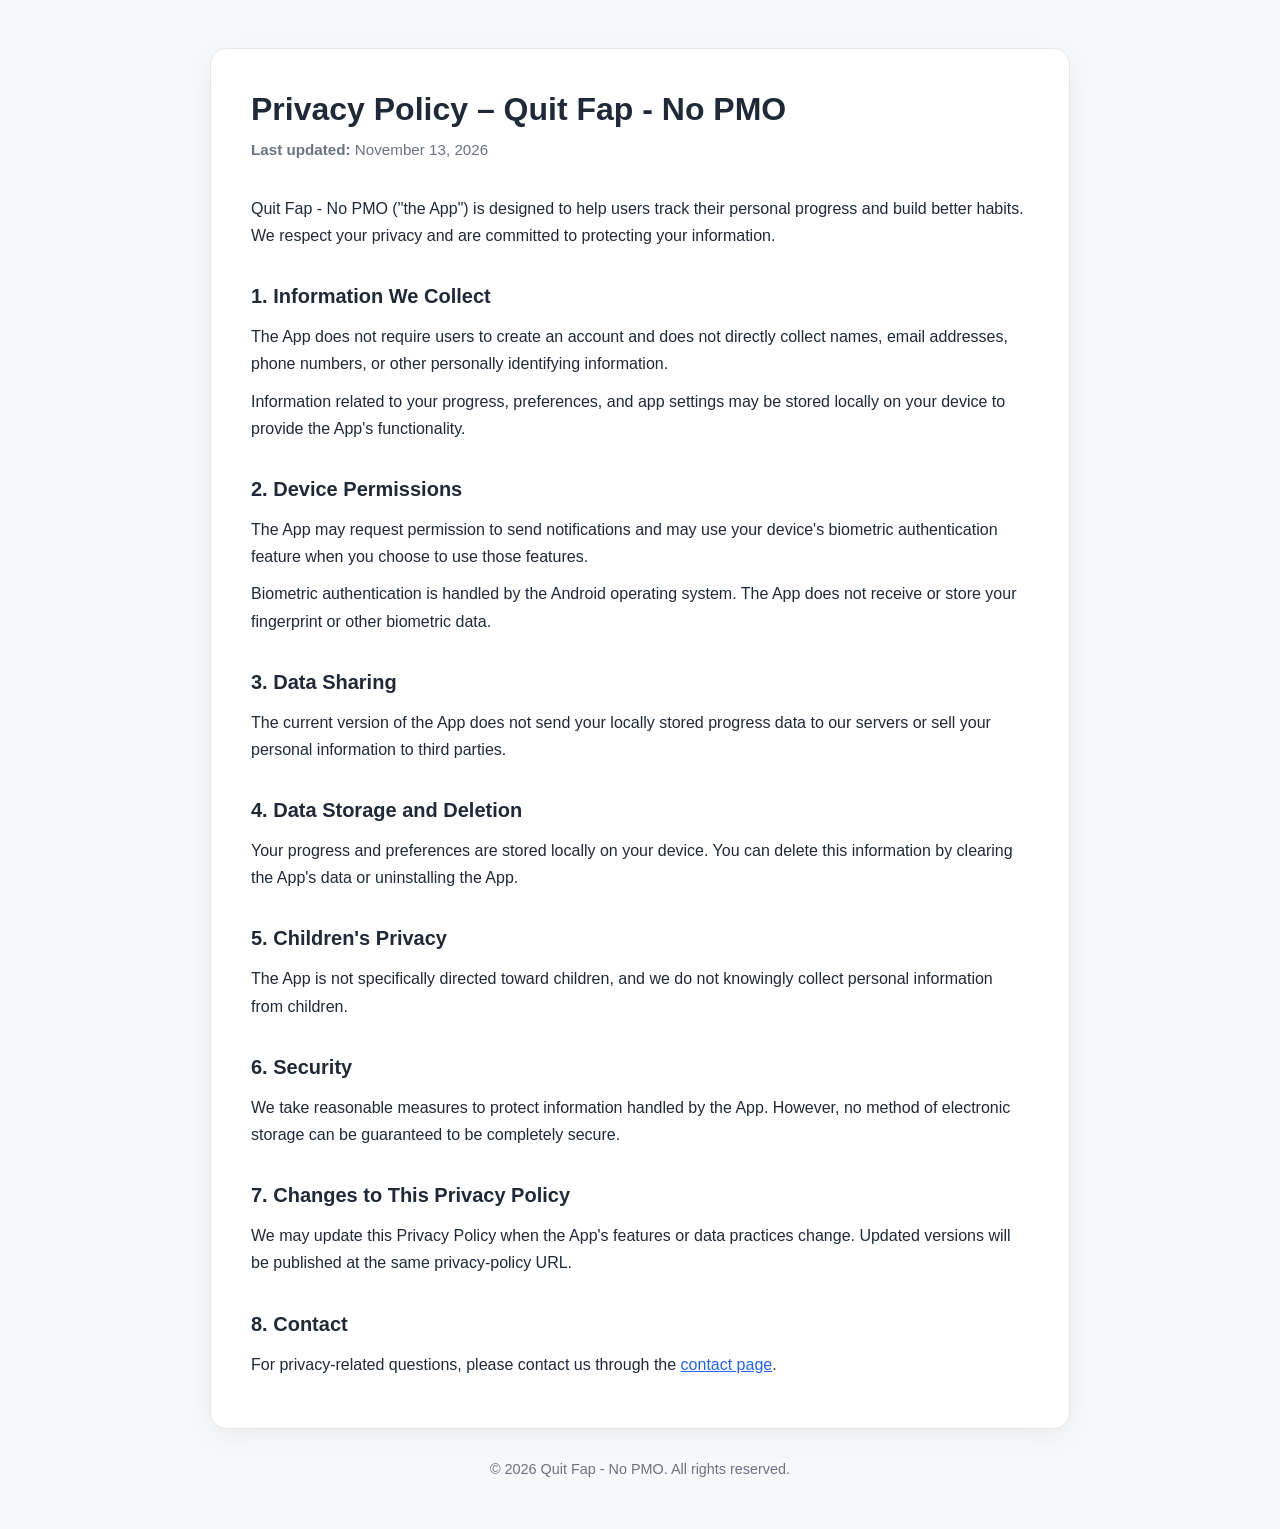
<file: privacy-policy.html>
<!DOCTYPE html>
<html lang="en">
<head>
    <meta charset="UTF-8">
    <meta name="viewport" content="width=device-width, initial-scale=1.0">
    <meta name="description" content="Privacy Policy for Quit Fap - No PMO.">
    <meta name="robots" content="index, follow">
    <link rel="canonical" href="https://aminulrony.com.bd/privacy">
    <title>Privacy Policy – Quit Fap - No PMO</title>
    <style>
        :root {
            --bg: #f7f8fa;
            --card: #ffffff;
            --text: #1f2937;
            --muted: #6b7280;
            --accent: #2563eb;
            --border: #e5e7eb;
        }

        * {
            box-sizing: border-box;
        }

        body {
            margin: 0;
            font-family: -apple-system, BlinkMacSystemFont, "Segoe UI", Roboto, Helvetica, Arial, sans-serif;
            background: var(--bg);
            color: var(--text);
            line-height: 1.7;
        }

        main {
            max-width: 900px;
            margin: 48px auto;
            padding: 0 20px;
        }

        .card {
            background: var(--card);
            border: 1px solid var(--border);
            border-radius: 16px;
            padding: 40px;
            box-shadow: 0 8px 30px rgba(0, 0, 0, 0.05);
        }

        h1 {
            margin: 0 0 8px;
            font-size: 2rem;
            line-height: 1.25;
        }

        .updated {
            margin: 0 0 32px;
            color: var(--muted);
            font-size: 0.95rem;
        }

        h2 {
            margin-top: 30px;
            margin-bottom: 10px;
            font-size: 1.25rem;
        }

        p {
            margin: 10px 0;
        }

        a {
            color: var(--accent);
        }

        footer {
            margin-top: 28px;
            text-align: center;
            color: var(--muted);
            font-size: 0.9rem;
        }

        @media (max-width: 600px) {
            main {
                margin: 24px auto;
            }

            .card {
                padding: 24px;
            }

            h1 {
                font-size: 1.6rem;
            }
        }
    </style>
</head>
<body>
    <main>
        <article class="card">
            <h1>Privacy Policy – Quit Fap - No PMO</h1>
            <p class="updated"><strong>Last updated:</strong> November 13, 2026</p>

            <p>
                Quit Fap - No PMO ("the App") is designed to help users track
                their personal progress and build better habits. We respect your privacy
                and are committed to protecting your information.
            </p>

            <h2>1. Information We Collect</h2>
            <p>
                The App does not require users to create an account and does not directly
                collect names, email addresses, phone numbers, or other personally
                identifying information.
            </p>
            <p>
                Information related to your progress, preferences, and app settings may
                be stored locally on your device to provide the App's functionality.
            </p>

            <h2>2. Device Permissions</h2>
            <p>
                The App may request permission to send notifications and may use your
                device's biometric authentication feature when you choose to use those
                features.
            </p>
            <p>
                Biometric authentication is handled by the Android operating system.
                The App does not receive or store your fingerprint or other biometric data.
            </p>

            <h2>3. Data Sharing</h2>
            <p>
                The current version of the App does not send your locally stored progress
                data to our servers or sell your personal information to third parties.
            </p>

            <h2>4. Data Storage and Deletion</h2>
            <p>
                Your progress and preferences are stored locally on your device. You can
                delete this information by clearing the App's data or uninstalling the App.
            </p>

            <h2>5. Children's Privacy</h2>
            <p>
                The App is not specifically directed toward children, and we do not
                knowingly collect personal information from children.
            </p>

            <h2>6. Security</h2>
            <p>
                We take reasonable measures to protect information handled by the App.
                However, no method of electronic storage can be guaranteed to be
                completely secure.
            </p>

            <h2>7. Changes to This Privacy Policy</h2>
            <p>
                We may update this Privacy Policy when the App's features or data practices
                change. Updated versions will be published at the same privacy-policy URL.
            </p>

            <h2>8. Contact</h2>
            <p>
                For privacy-related questions, please contact us through the
                <a href="https://aminulrony.com.bd/contact">contact page</a>.
            </p>
        </article>

        <footer>
            &copy; 2026 Quit Fap - No PMO. All rights reserved.
        </footer>
    </main>
</body>
</html>
</file>
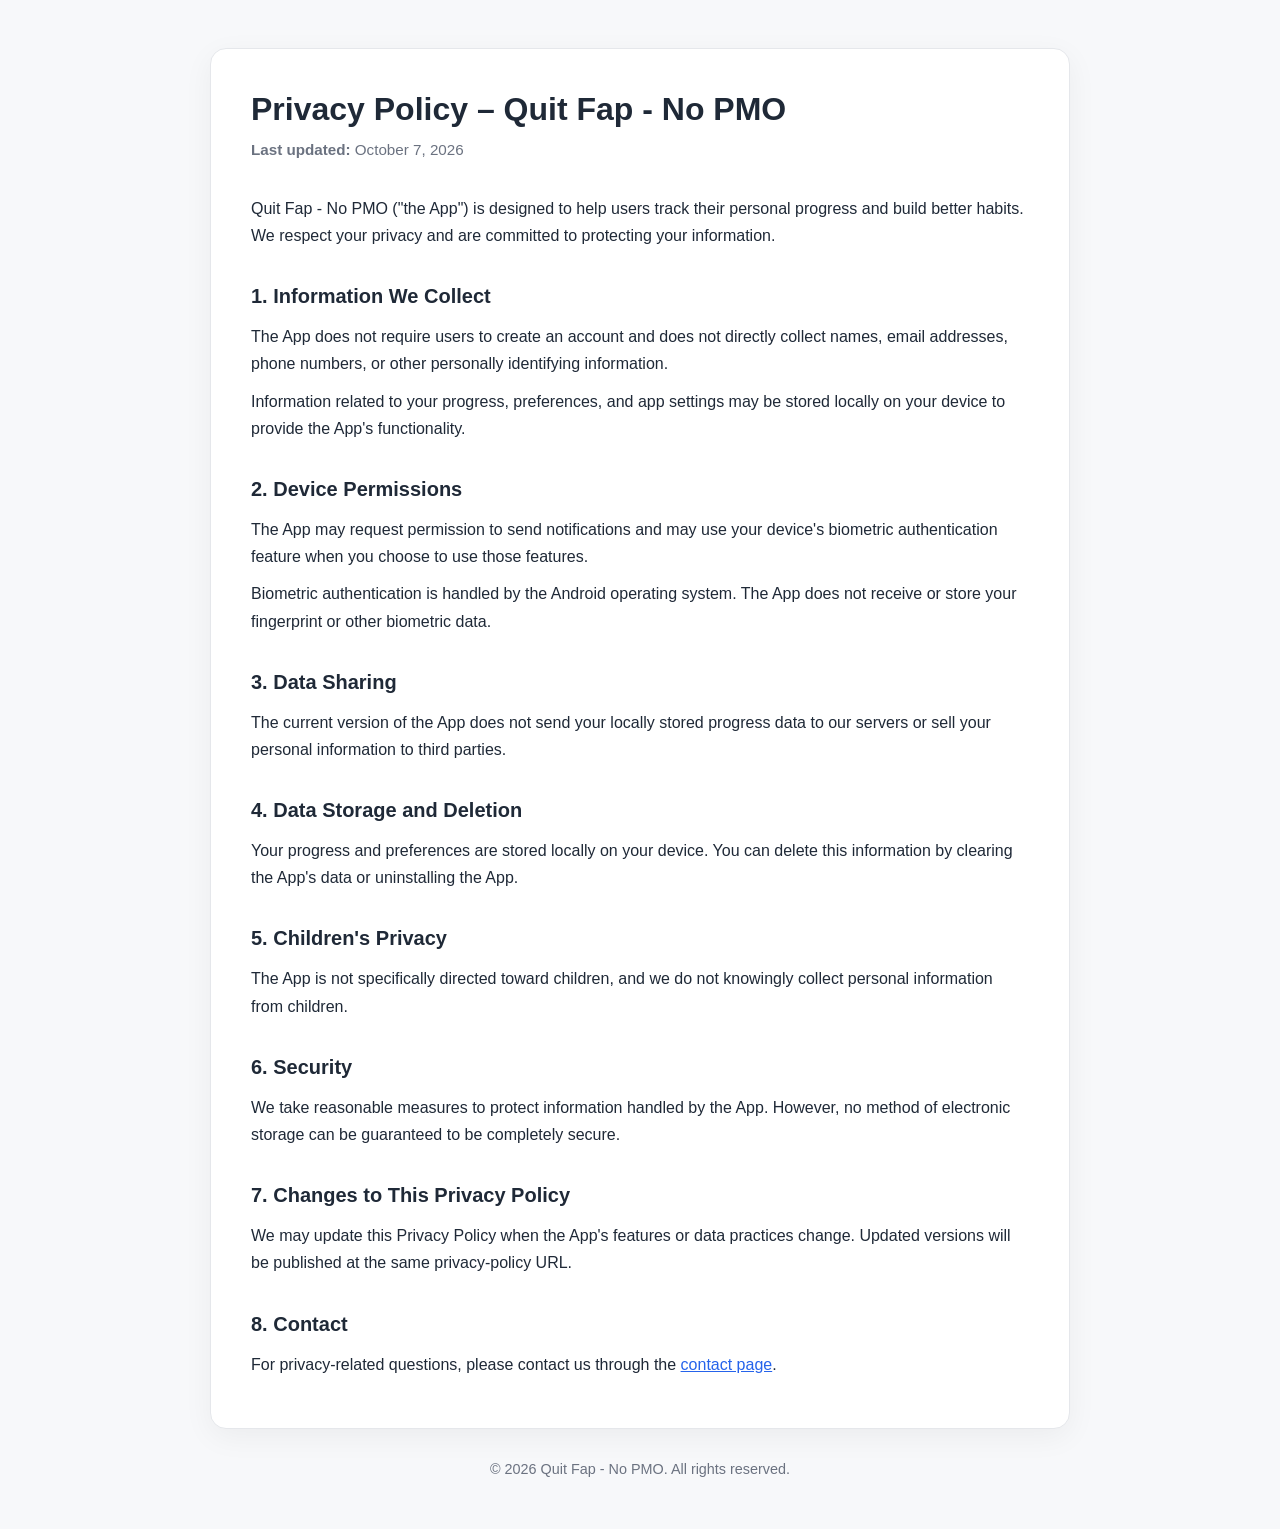
<file: privacy.html>
<!DOCTYPE html>
<html lang="en">
<head>
    <meta charset="UTF-8">
    <meta name="viewport" content="width=device-width, initial-scale=1.0">
    <meta name="description" content="Privacy Policy for Quit Fap - No PMO.">
    <meta name="robots" content="index, follow">
    <link rel="canonical" href="https://aminulrony.com.bd/privacy">
    <title>Privacy Policy – Quit Fap - No PMO</title>
    <style>
        :root {
            --bg: #f7f8fa;
            --card: #ffffff;
            --text: #1f2937;
            --muted: #6b7280;
            --accent: #2563eb;
            --border: #e5e7eb;
        }

        * {
            box-sizing: border-box;
        }

        body {
            margin: 0;
            font-family: -apple-system, BlinkMacSystemFont, "Segoe UI", Roboto, Helvetica, Arial, sans-serif;
            background: var(--bg);
            color: var(--text);
            line-height: 1.7;
        }

        main {
            max-width: 900px;
            margin: 48px auto;
            padding: 0 20px;
        }

        .card {
            background: var(--card);
            border: 1px solid var(--border);
            border-radius: 16px;
            padding: 40px;
            box-shadow: 0 8px 30px rgba(0, 0, 0, 0.05);
        }

        h1 {
            margin: 0 0 8px;
            font-size: 2rem;
            line-height: 1.25;
        }

        .updated {
            margin: 0 0 32px;
            color: var(--muted);
            font-size: 0.95rem;
        }

        h2 {
            margin-top: 30px;
            margin-bottom: 10px;
            font-size: 1.25rem;
        }

        p {
            margin: 10px 0;
        }

        a {
            color: var(--accent);
        }

        footer {
            margin-top: 28px;
            text-align: center;
            color: var(--muted);
            font-size: 0.9rem;
        }

        @media (max-width: 600px) {
            main {
                margin: 24px auto;
            }

            .card {
                padding: 24px;
            }

            h1 {
                font-size: 1.6rem;
            }
        }
    </style>
</head>
<body>
    <main>
        <article class="card">
            <h1>Privacy Policy – Quit Fap - No PMO</h1>
            <p class="updated"><strong>Last updated:</strong> October 7, 2026</p>

            <p>
                Quit Fap - No PMO ("the App") is designed to help users track
                their personal progress and build better habits. We respect your privacy
                and are committed to protecting your information.
            </p>

            <h2>1. Information We Collect</h2>
            <p>
                The App does not require users to create an account and does not directly
                collect names, email addresses, phone numbers, or other personally
                identifying information.
            </p>
            <p>
                Information related to your progress, preferences, and app settings may
                be stored locally on your device to provide the App's functionality.
            </p>

            <h2>2. Device Permissions</h2>
            <p>
                The App may request permission to send notifications and may use your
                device's biometric authentication feature when you choose to use those
                features.
            </p>
            <p>
                Biometric authentication is handled by the Android operating system.
                The App does not receive or store your fingerprint or other biometric data.
            </p>

            <h2>3. Data Sharing</h2>
            <p>
                The current version of the App does not send your locally stored progress
                data to our servers or sell your personal information to third parties.
            </p>

            <h2>4. Data Storage and Deletion</h2>
            <p>
                Your progress and preferences are stored locally on your device. You can
                delete this information by clearing the App's data or uninstalling the App.
            </p>

            <h2>5. Children's Privacy</h2>
            <p>
                The App is not specifically directed toward children, and we do not
                knowingly collect personal information from children.
            </p>

            <h2>6. Security</h2>
            <p>
                We take reasonable measures to protect information handled by the App.
                However, no method of electronic storage can be guaranteed to be
                completely secure.
            </p>

            <h2>7. Changes to This Privacy Policy</h2>
            <p>
                We may update this Privacy Policy when the App's features or data practices
                change. Updated versions will be published at the same privacy-policy URL.
            </p>

            <h2>8. Contact</h2>
            <p>
                For privacy-related questions, please contact us through the
                <a href="https://aminulrony.com.bd/contact">contact page</a>.
            </p>
        </article>

        <footer>
            &copy; 2026 Quit Fap - No PMO. All rights reserved.
        </footer>
    </main>
</body>
</html>
</file>
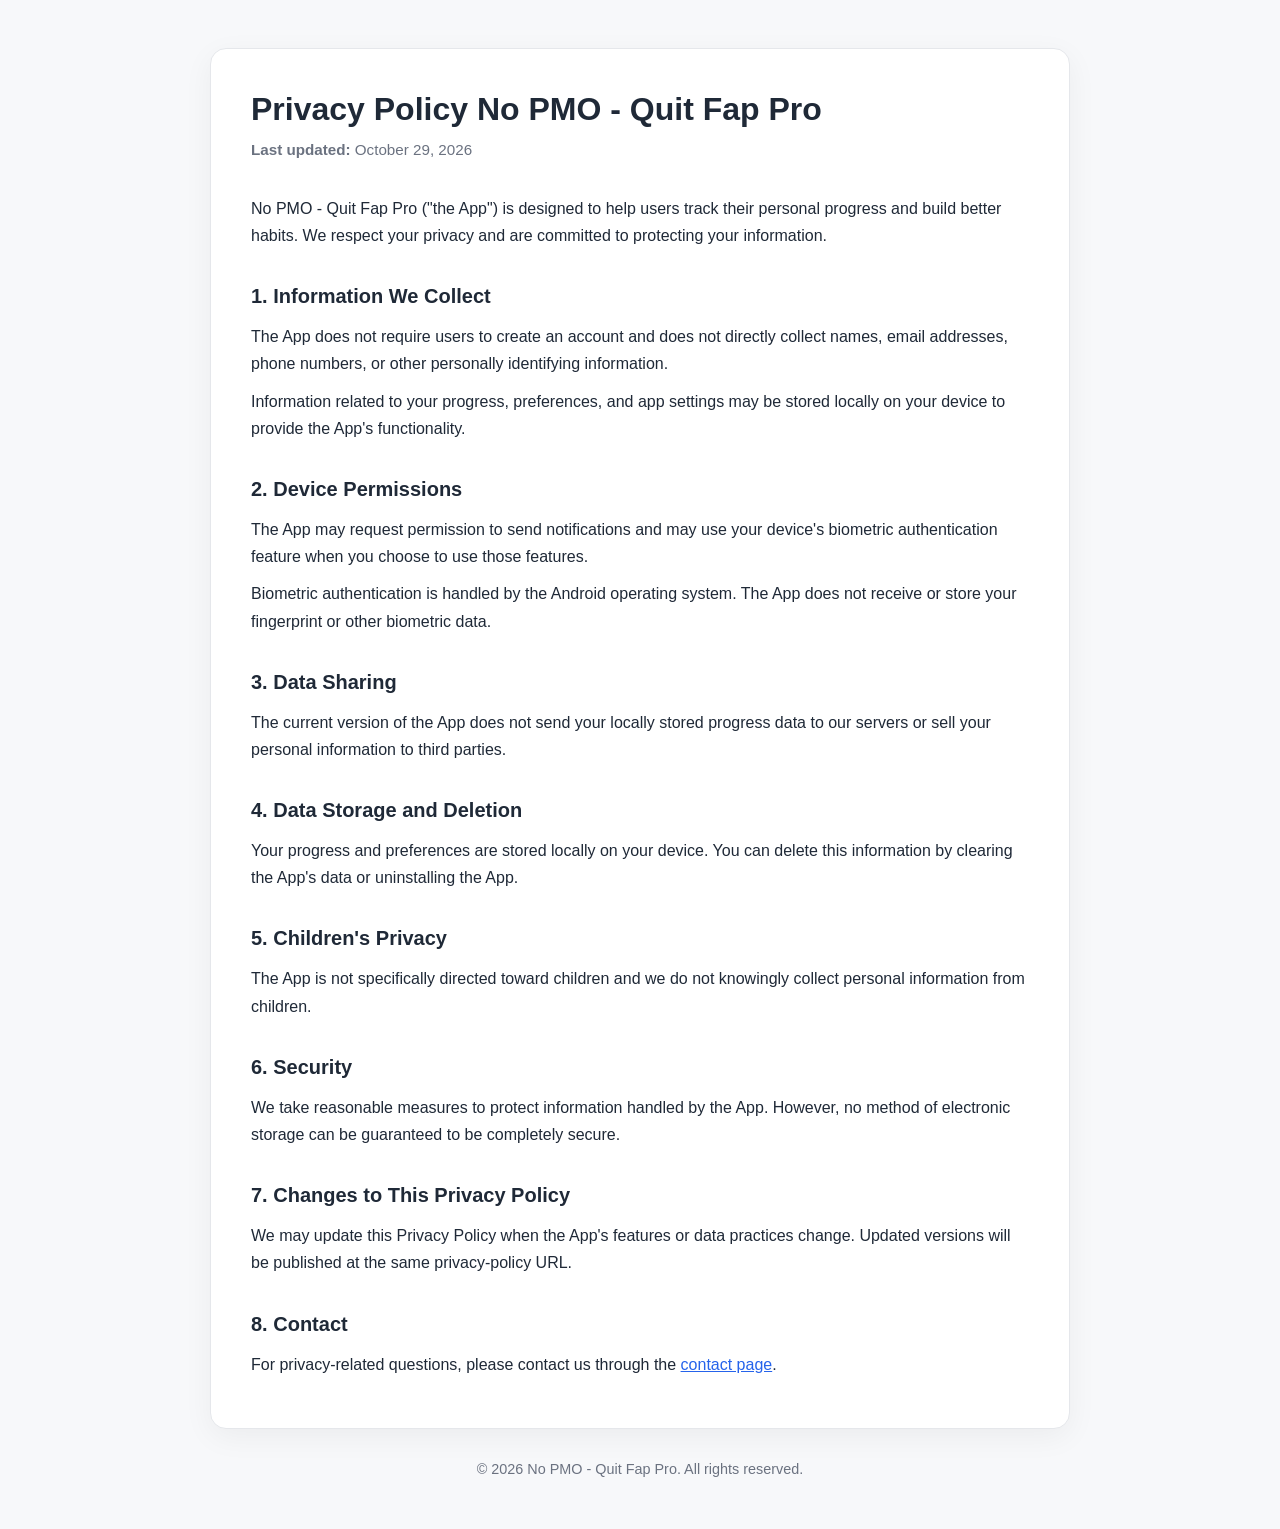
<file: privacyPro.html>
<!DOCTYPE html>
<html lang="en">
<head>
    <meta charset="UTF-8">
    <meta name="viewport" content="width=device-width, initial-scale=1.0">
    <meta name="description" content="Privacy Policy for No PMO - Quit Fap Pro">
    <meta name="robots" content="index, follow">
    <link rel="canonical" href="https://aminulrony.com.bd/privacyPro">
    <title>Privacy Policy – Quit Fap - No PMO</title>
    <style>
        :root {
            --bg: #f7f8fa;
            --card: #ffffff;
            --text: #1f2937;
            --muted: #6b7280;
            --accent: #2563eb;
            --border: #e5e7eb;
        }

        * {
            box-sizing: border-box;
        }

        body {
            margin: 0;
            font-family: -apple-system, BlinkMacSystemFont, "Segoe UI", Roboto, Helvetica, Arial, sans-serif;
            background: var(--bg);
            color: var(--text);
            line-height: 1.7;
        }

        main {
            max-width: 900px;
            margin: 48px auto;
            padding: 0 20px;
        }

        .card {
            background: var(--card);
            border: 1px solid var(--border);
            border-radius: 16px;
            padding: 40px;
            box-shadow: 0 8px 30px rgba(0, 0, 0, 0.05);
        }

        h1 {
            margin: 0 0 8px;
            font-size: 2rem;
            line-height: 1.25;
        }

        .updated {
            margin: 0 0 32px;
            color: var(--muted);
            font-size: 0.95rem;
        }

        h2 {
            margin-top: 30px;
            margin-bottom: 10px;
            font-size: 1.25rem;
        }

        p {
            margin: 10px 0;
        }

        a {
            color: var(--accent);
        }

        footer {
            margin-top: 28px;
            text-align: center;
            color: var(--muted);
            font-size: 0.9rem;
        }

        @media (max-width: 600px) {
            main {
                margin: 24px auto;
            }

            .card {
                padding: 24px;
            }

            h1 {
                font-size: 1.6rem;
            }
        }
    </style>
</head>
<body>
    <main>
        <article class="card">
            <h1>Privacy Policy No PMO - Quit Fap Pro</h1>
            <p class="updated"><strong>Last updated:</strong> October 29, 2026</p>

            <p>
                No PMO - Quit Fap Pro ("the App") is designed to help users track
                their personal progress and build better habits. We respect your privacy
                and are committed to protecting your information.
            </p>

            <h2>1. Information We Collect</h2>
            <p>
                The App does not require users to create an account and does not directly
                collect names, email addresses, phone numbers, or other personally
                identifying information.
            </p>
            <p>
                Information related to your progress, preferences, and app settings may
                be stored locally on your device to provide the App's functionality.
            </p>

            <h2>2. Device Permissions</h2>
            <p>
                The App may request permission to send notifications and may use your
                device's biometric authentication feature when you choose to use those
                features.
            </p>
            <p>
                Biometric authentication is handled by the Android operating system.
                The App does not receive or store your fingerprint or other biometric data.
            </p>

            <h2>3. Data Sharing</h2>
            <p>
                The current version of the App does not send your locally stored progress
                data to our servers or sell your personal information to third parties.
            </p>

            <h2>4. Data Storage and Deletion</h2>
            <p>
                Your progress and preferences are stored locally on your device. You can
                delete this information by clearing the App's data or uninstalling the App.
            </p>

            <h2>5. Children's Privacy</h2>
            <p>
                The App is not specifically directed toward children and we do not
                knowingly collect personal information from children.
            </p>

            <h2>6. Security</h2>
            <p>
                We take reasonable measures to protect information handled by the App.
                However, no method of electronic storage can be guaranteed to be
                completely secure.
            </p>

            <h2>7. Changes to This Privacy Policy</h2>
            <p>
                We may update this Privacy Policy when the App's features or data practices
                change. Updated versions will be published at the same privacy-policy URL.
            </p>

            <h2>8. Contact</h2>
            <p>
                For privacy-related questions, please contact us through the
                <a href="https://aminulrony.com.bd/contact">contact page</a>.
            </p>
        </article>

        <footer>
            &copy; 2026 No PMO - Quit Fap Pro. All rights reserved.
        </footer>
    </main>
</body>
</html>
</file>
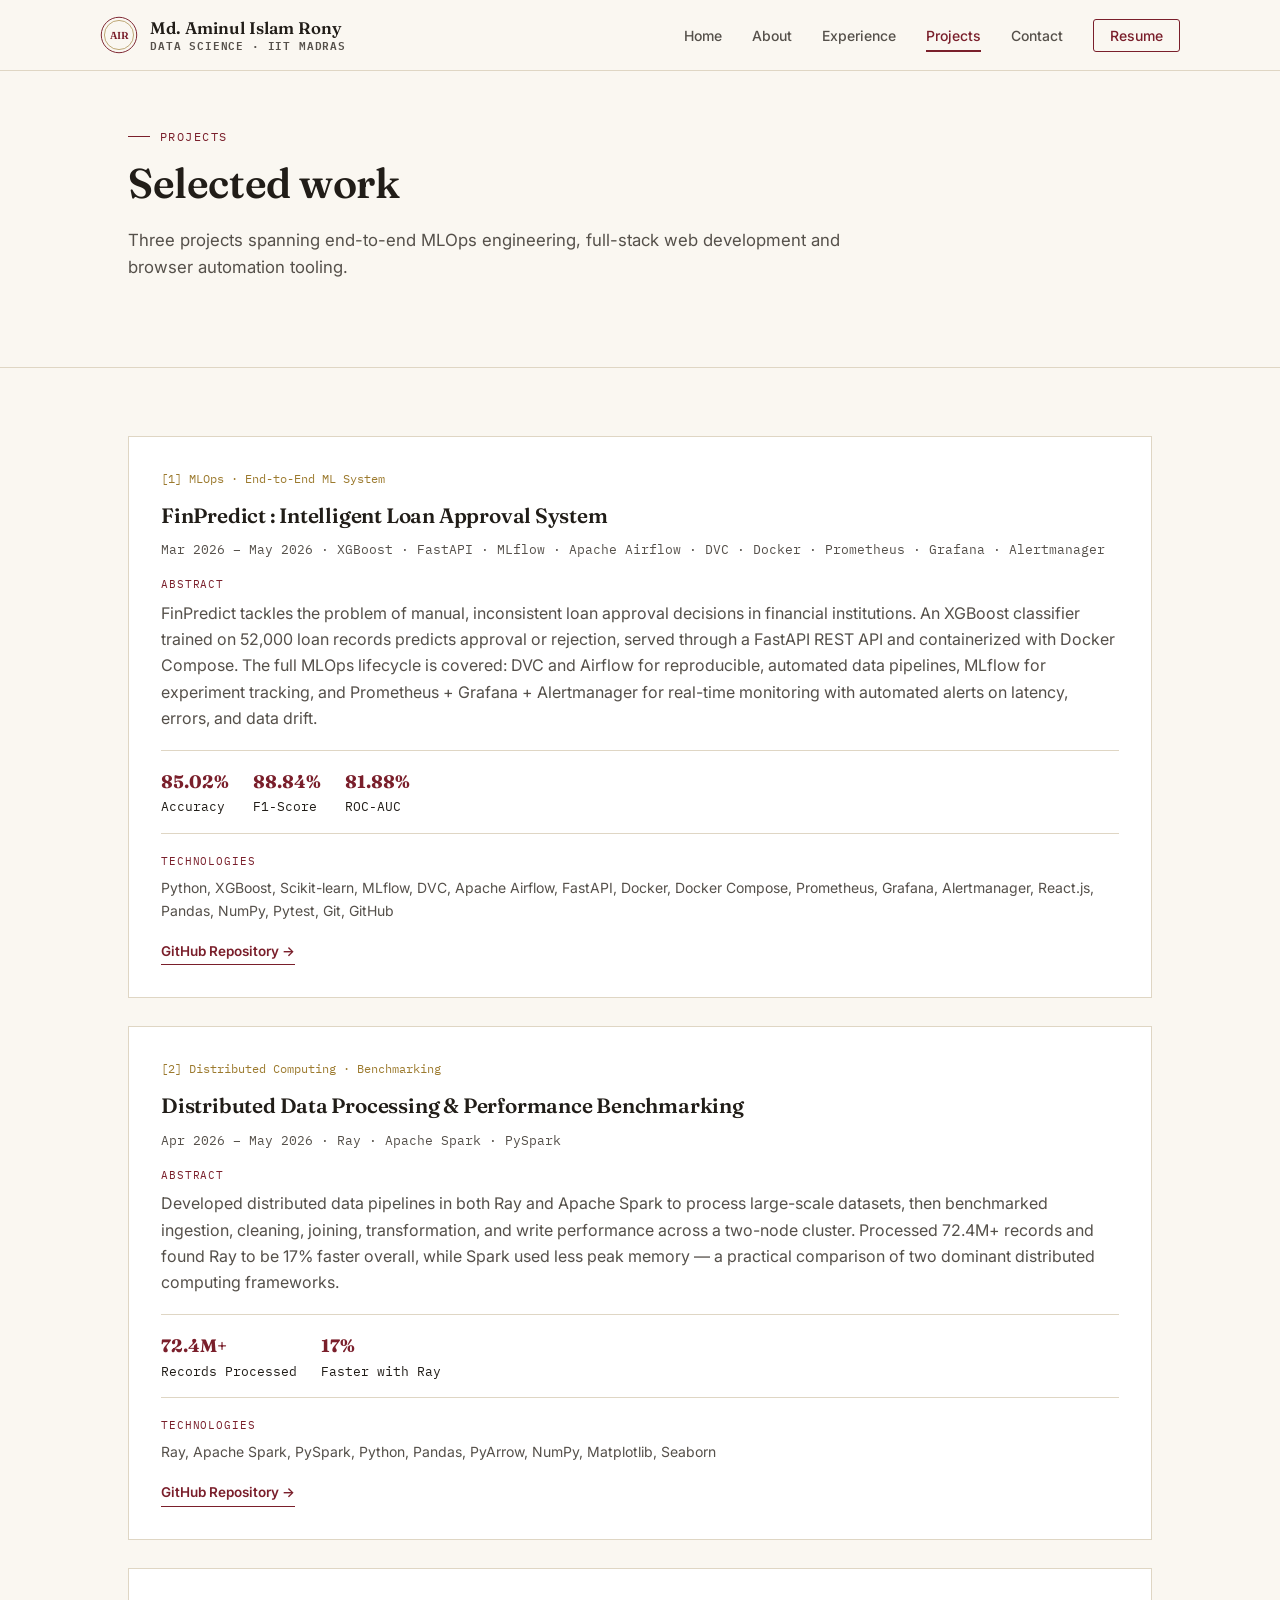
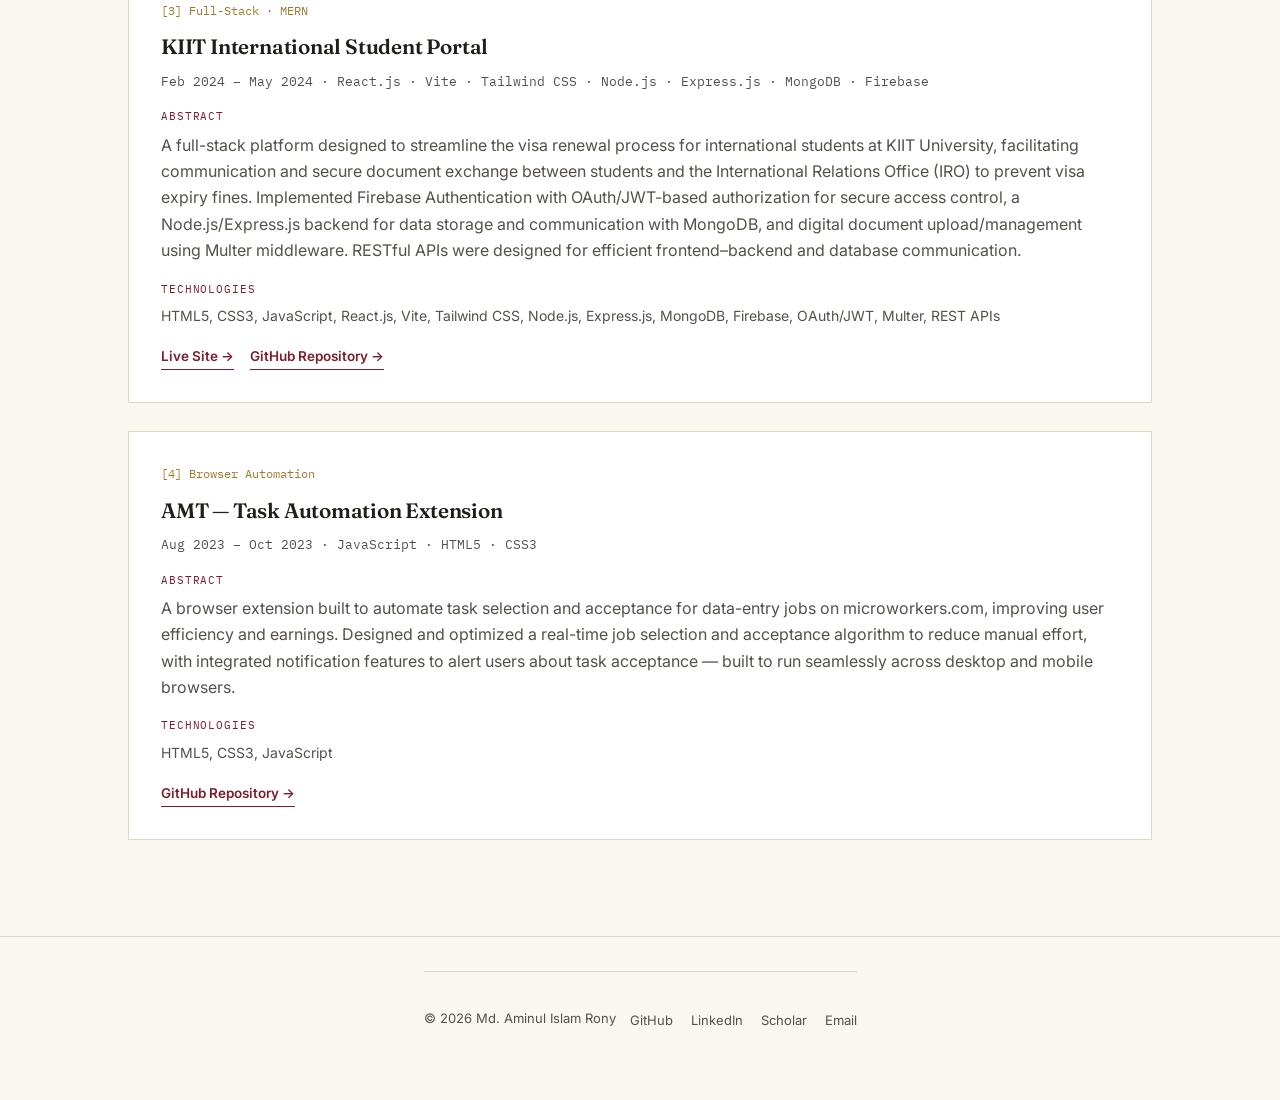
<file: projects.html>
<!DOCTYPE html>
<html lang="en">
<head>
<meta charset="UTF-8">
<meta name="viewport" content="width=device-width, initial-scale=1.0">
<title>Projects — Md. Aminul Islam Rony</title>
<meta name="description" content="Selected projects by Md. Aminul Islam Rony spanning MLOps, machine learning and full-stack web development.">
<link rel="stylesheet" href="css/style.css">
</head>
<body>

<header class="site-header">
  <div class="wrap nav">
    <a href="index.html" class="brand">
      <svg class="seal" viewBox="0 0 60 60" xmlns="http://www.w3.org/2000/svg">
        <circle cx="30" cy="30" r="28" fill="none" stroke="#7A1F2B" stroke-width="1.5"/>
        <circle cx="30" cy="30" r="23" fill="none" stroke="#9C7A2E" stroke-width="1"/>
        <text x="30" y="36" text-anchor="middle" font-family="Fraunces, serif" font-size="16" fill="#7A1F2B" font-weight="600">AIR</text>
      </svg>
      <span class="brand-text">Md. Aminul Islam Rony<small>Data Science · IIT Madras</small></span>
    </a>
    <button class="nav-toggle" aria-label="Toggle menu">
      <span></span><span></span><span></span>
    </button>
    <ul class="nav-links">
      <li><a href="index.html" data-page="index.html">Home</a></li>
      <li><a href="about.html" data-page="about.html">About</a></li>
      <li><a href="experience.html" data-page="experience.html">Experience</a></li>
      <li><a href="projects.html" data-page="projects.html">Projects</a></li>
      <li><a href="contact.html" data-page="contact.html">Contact</a></li>
      <li><a href="https://www.linkedin.com/in/aminulrony2024/overlay/1753795772562/single-media-viewer/?profileId=ACoAADc65vEBM5mcW2o8-2ng1kBLvuhKdHFjCFE" target="_blank" rel="noopener" class="btn-resume">Resume</a></li>
    </ul>
  </div>
</header>

<main>
  <section class="section" style="padding-top:56px;">
    <div class="wrap">
      <p class="eyebrow">Projects</p>
      <h1 style="font-size:clamp(2rem,4vw,2.6rem);">Selected work</h1>
      <p style="max-width:65ch; font-size:1.05rem; margin-top:18px;">
        Three projects spanning end-to-end MLOps engineering, full-stack web development and browser
        automation tooling.
      </p>
    </div>
  </section>

  <section class="section">
    <div class="wrap">

      <div class="paper">
        <span class="paper-ref">[1] MLOps · End-to-End ML System</span>
        <h3>FinPredict : Intelligent Loan Approval System</h3>
        <span class="paper-sub">Mar 2026 – May 2026 · XGBoost · FastAPI · MLflow · Apache Airflow · DVC · Docker · Prometheus · Grafana · Alertmanager</span>
        <span class="abstract-label">Abstract</span>
        <p>
          FinPredict tackles the problem of manual, inconsistent loan approval decisions in financial
          institutions. An XGBoost classifier trained on 52,000 loan records predicts approval or
          rejection, served through a FastAPI REST API and containerized with Docker Compose. The full
          MLOps lifecycle is covered: DVC and Airflow for reproducible, automated data pipelines, MLflow
          for experiment tracking, and Prometheus + Grafana + Alertmanager for real-time monitoring with
          automated alerts on latency, errors, and data drift.
        </p>
        <div class="metrics">
          <div><strong>85.02%</strong>Accuracy</div>
          <div><strong>88.84%</strong>F1-Score</div>
          <div><strong>81.88%</strong>ROC-AUC</div>
        </div>
        <span class="abstract-label" style="margin-top:4px;">Technologies</span>
        <p style="margin:0 0 12px; font-size:14px;">Python, XGBoost, Scikit-learn, MLflow, DVC, Apache Airflow, FastAPI, Docker, Docker Compose, Prometheus, Grafana, Alertmanager, React.js, Pandas, NumPy, Pytest, Git, GitHub</p>
        <div class="paper-links">
          <a href="https://github.com/aminulrony2024/DA5402-MLOPS-End-to-End-Project" target="_blank" rel="noopener">GitHub Repository →</a>
        </div>
      </div>

      <div class="paper">
        <span class="paper-ref">[2] Distributed Computing · Benchmarking</span>
        <h3>Distributed Data Processing &amp; Performance Benchmarking</h3>
        <span class="paper-sub">Apr 2026 – May 2026 · Ray · Apache Spark · PySpark</span>
        <span class="abstract-label">Abstract</span>
        <p>
          Developed distributed data pipelines in both Ray and Apache Spark to process large-scale
          datasets, then benchmarked ingestion, cleaning, joining, transformation, and write performance
          across a two-node cluster. Processed 72.4M+ records and found Ray to be 17% faster overall,
          while Spark used less peak memory — a practical comparison of two dominant distributed
          computing frameworks.
        </p>
        <div class="metrics">
          <div><strong>72.4M+</strong>Records Processed</div>
          <div><strong>17%</strong>Faster with Ray</div>
        </div>
        <span class="abstract-label" style="margin-top:4px;">Technologies</span>
        <p style="margin:0 0 12px; font-size:14px;">Ray, Apache Spark, PySpark, Python, Pandas, PyArrow, NumPy, Matplotlib, Seaborn</p>
        <div class="paper-links">
          <a href="https://github.com/aminulrony2024/DA5402-MLOps-JAN26-Assignment-08" target="_blank" rel="noopener">GitHub Repository →</a>         
        </div>
      </div>

      <div class="paper">
        <span class="paper-ref">[3] Full-Stack · MERN</span>
        <h3>KIIT International Student Portal</h3>
        <span class="paper-sub">Feb 2024 – May 2024 · React.js · Vite · Tailwind CSS · Node.js · Express.js · MongoDB · Firebase</span>
        <span class="abstract-label">Abstract</span>
        <p>
          A full-stack platform designed to streamline the visa renewal process for international
          students at KIIT University, facilitating communication and secure document exchange between
          students and the International Relations Office (IRO) to prevent visa expiry fines.
          Implemented Firebase Authentication with OAuth/JWT-based authorization for secure access
          control, a Node.js/Express.js backend for data storage and communication with MongoDB, and
          digital document upload/management using Multer middleware. RESTful APIs were designed for
          efficient frontend–backend and database communication.
        </p>
        <span class="abstract-label" style="margin-top:4px;">Technologies</span>
        <p style="margin:0 0 12px; font-size:14px;">HTML5, CSS3, JavaScript, React.js, Vite, Tailwind CSS, Node.js, Express.js, MongoDB, Firebase, OAuth/JWT, Multer, REST APIs</p>
        <div class="paper-links">
          <a href="https://kiit-iro-portal.web.app/" target="_blank" rel="noopener">Live Site →</a>
          <a href="https://github.com/aminulrony2024/KIIT-INTERNATIONAL-STUDENT-PORTAL" target="_blank" rel="noopener">GitHub Repository →</a>
        </div>
      </div>

      <div class="paper">
        <span class="paper-ref">[4] Browser Automation</span>
        <h3>AMT — Task Automation Extension</h3>
        <span class="paper-sub">Aug 2023 – Oct 2023 · JavaScript · HTML5 · CSS3</span>
        <span class="abstract-label">Abstract</span>
        <p>
          A browser extension built to automate task selection and acceptance for data-entry jobs on
          microworkers.com, improving user efficiency and earnings. Designed and optimized a real-time
          job selection and acceptance algorithm to reduce manual effort, with integrated notification
          features to alert users about task acceptance — built to run seamlessly across desktop and
          mobile browsers.
        </p>
        <span class="abstract-label" style="margin-top:4px;">Technologies</span>
        <p style="margin:0 0 12px; font-size:14px;">HTML5, CSS3, JavaScript</p>
        <div class="paper-links">
          <a href="https://github.com/aminulrony2024/amt-v.2024.3" target="_blank" rel="noopener">GitHub Repository →</a>
        </div>
      </div>

    </div>
  </section>
</main>

<footer class="site-footer">
  <div class="wrap site-footer">
    <p>© <span id="year"></span> Md. Aminul Islam Rony</p>
    <ul class="footer-links">
      <li><a href="https://github.com/aminulrony2024" target="_blank" rel="noopener">GitHub</a></li>
      <li><a href="https://www.linkedin.com/in/aminulrony2024" target="_blank" rel="noopener">LinkedIn</a></li>
      <li><a href="https://scholar.google.com/citations?user=zDjHsXYAAAAJ&hl=en" target="_blank" rel="noopener">Scholar</a></li>
      <li><a href="mailto:aminul.iitm@gmail.com">Email</a></li>
    </ul>
  </div>
</footer>

<script src="js/main.js"></script>
</body>
</html>
</file>
<file: css/style.css>
/* ============================================================
   Md. Aminul Islam Rony — Portfolio
   Design: Academic Journal — cream paper, deep maroon + brass
   ============================================================ */

@import url('https://fonts.googleapis.com/css2?family=Fraunces:ital,opsz,wght@0,9..144,400;0,9..144,500;0,9..144,600;0,9..144,700;1,9..144,500&family=Inter:wght@400;500;600;700&family=IBM+Plex+Mono:wght@400;500&display=swap');

:root{
  --paper:      #FAF7F1;
  --paper-2:    #F2EDE3;
  --ink:        #211D18;
  --ink-soft:   #55504A;
  --maroon:     #7A1F2B;
  --maroon-dark:#511420;
  --brass:      #9C7A2E;
  --line:       #DFD6C4;
  --line-strong:#C9BC9F;
  --white:      #FFFFFF;

  --font-display: 'Fraunces', serif;
  --font-body:    'Inter', sans-serif;
  --font-mono:    'IBM Plex Mono', monospace;

  --max-w: 1080px;
  --radius: 3px;
}

*{ box-sizing: border-box; }
html{ scroll-behavior: smooth; }

body{
  margin:0;
  background: var(--paper);
  color: var(--ink);
  font-family: var(--font-body);
  font-size: 16px;
  line-height: 1.65;
  -webkit-font-smoothing: antialiased;
}

img{ max-width:100%; display:block; }
a{ color: inherit; text-decoration:none; }

.wrap{
  max-width: var(--max-w);
  margin: 0 auto;
  padding: 0 28px;
}

/* ---------- Eyebrow / labels ---------- */
.eyebrow{
  font-family: var(--font-mono);
  font-size: 12px;
  letter-spacing: .12em;
  text-transform: uppercase;
  color: var(--maroon);
  display: flex;
  align-items: center;
  gap: 10px;
  margin: 0 0 14px;
}
.eyebrow::before{
  content:"";
  width: 22px; height: 1px;
  background: var(--maroon);
  display: inline-block;
}

/* ---------- Headings ---------- */
h1,h2,h3,h4{
  font-family: var(--font-display);
  font-weight: 600;
  color: var(--ink);
  margin: 0 0 .5em;
  letter-spacing: -0.01em;
}
h1{ font-size: clamp(2.4rem, 5vw, 3.4rem); line-height: 1.08; font-weight: 600; }
h2{ font-size: clamp(1.6rem, 3vw, 2.1rem); }
h3{ font-size: 1.3rem; }
p{ margin: 0 0 1em; color: var(--ink-soft); }

/* ---------- Header / Nav ---------- */
.site-header{
  position: sticky; top:0; z-index: 100;
  background: rgba(250,247,241,0.92);
  backdrop-filter: blur(6px);
  border-bottom: 1px solid var(--line);
}
.nav{
  display:flex; align-items:center; justify-content:space-between;
  padding: 16px 0;
}
.brand{
  display:flex; align-items:center; gap:12px;
  font-family: var(--font-display);
  font-weight:600; font-size:1.05rem;
  color: var(--ink);
}
.seal{
  width:38px; height:38px; flex:0 0 auto;
}
.brand-text{ display:flex; flex-direction:column; line-height:1.15; }
.brand-text small{
  font-family: var(--font-mono); font-size:10.5px; letter-spacing:.08em;
  color: var(--ink-soft); text-transform: uppercase;
}

.nav-links{
  display:flex; align-items:center; gap: 30px;
  list-style:none; margin:0; padding:0;
}
.nav-links a{
  font-size: 14px; font-weight:500; color: var(--ink-soft);
  position:relative; padding: 4px 0;
  transition: color .2s ease;
}
.nav-links a:hover, .nav-links a.active{ color: var(--maroon); }
.nav-links a.active::after{
  content:""; position:absolute; left:0; right:0; bottom:-4px;
  height:2px; background: var(--maroon);
}
.nav-links a.btn-resume{
  border:1px solid var(--maroon);
  padding: 7px 16px;
  border-radius: var(--radius);
  color: var(--maroon);
}
.nav-links a.btn-resume:hover{ background: var(--maroon); color: var(--white); }

.nav-toggle{
  display:none;
  background:none; border:none; cursor:pointer;
  flex-direction: column; gap:5px; padding: 6px;
}
.nav-toggle span{
  width: 24px; height: 2px; background: var(--ink);
  display:block;
}

/* ---------- Buttons ---------- */
.btn{
  display:inline-flex; align-items:center; gap:8px;
  font-family: var(--font-body); font-weight:600; font-size:14px;
  padding: 12px 22px;
  border-radius: var(--radius);
  border: 1px solid var(--ink);
  transition: all .2s ease;
  cursor:pointer;
}
.btn-primary{
  background: var(--maroon); border-color: var(--maroon); color: var(--white);
}
.btn-primary:hover{ background: var(--maroon-dark); border-color: var(--maroon-dark); }
.btn-ghost{
  background: transparent; border-color: var(--ink-soft); color: var(--ink);
}
.btn-ghost:hover{ border-color: var(--ink); background: var(--paper-2); }
.btn-row{ display:flex; gap:14px; flex-wrap:wrap; margin-top: 28px; }

/* ---------- Hero ---------- */
.hero{
  padding: 72px 0 60px;
  border-bottom: 1px solid var(--line);
}
.hero-grid{
  display:grid;
  grid-template-columns: 1.3fr 0.7fr;
  gap: 56px;
  align-items:center;
}
.hero-title .accent{ color: var(--maroon); font-style: italic; font-weight:500; }
.hero-role{
  font-family: var(--font-mono); font-size: 14px; color: var(--maroon);
  margin-bottom: 18px; letter-spacing: .02em;
}
.hero-desc{ max-width: 52ch; font-size: 1.02rem; }

.portrait-frame{
  position:relative;
  border: 1px solid var(--line-strong);
  padding: 14px;
  background: var(--white);
}
.portrait-frame img{
  width:100%; aspect-ratio: 4/5; object-fit: cover;
  filter: grayscale(15%) sepia(6%);
}

/* ---------- Sections generic ---------- */
.section{ padding: 68px 0; border-bottom: 1px solid var(--line); }
.section:last-of-type{ border-bottom:none; }
.section-head{ max-width: 640px; margin-bottom: 40px; }

/* ---------- Stat / info strip ---------- */
.strip{
  display:grid; grid-template-columns: repeat(3,1fr); gap: 0;
  border: 1px solid var(--line);
  margin-top: 44px;
}
.strip > div{
  padding: 22px 24px;
  border-right: 1px solid var(--line);
}
.strip > div:last-child{ border-right:none; }
.strip label{
  display:block; font-family: var(--font-mono); font-size: 11px;
  text-transform: uppercase; letter-spacing: .08em; color: var(--maroon);
  margin-bottom: 6px;
}
.strip p{ margin:0; font-size: 14px; color: var(--ink); }

/* ---------- Tech stack row ---------- */
.tech-row{
  display:flex; flex-wrap:wrap; gap:10px; margin-top: 28px;
}
.tech-pill{
  font-family: var(--font-mono); font-size: 12.5px;
  padding: 7px 13px;
  border: 1px solid var(--line-strong);
  border-radius: 20px;
  color: var(--ink-soft);
  background: var(--white);
}

/* ---------- Timeline (About / Experience) ---------- */
.timeline{ position:relative; margin-top: 20px; }
.timeline::before{
  content:""; position:absolute; left: 9px; top:6px; bottom:6px;
  width:1px; background: var(--line-strong);
}
.t-item{
  position:relative; padding-left: 40px; margin-bottom: 40px;
}
.t-item:last-child{ margin-bottom:0; }
.t-item::before{
  content:""; position:absolute; left:2px; top:6px;
  width:16px; height:16px; border-radius:50%;
  background: var(--paper); border: 2px solid var(--maroon);
}
.t-date{
  font-family: var(--font-mono); font-size: 12px; color: var(--maroon);
  text-transform: uppercase; letter-spacing:.05em; margin-bottom:4px; display:block;
}
.t-item h3{ margin-bottom: 4px; }
.t-org{ font-size: 14px; color: var(--ink-soft); margin-bottom: 10px; font-weight:500; }
.t-item ul{ margin: 10px 0 0; padding-left: 18px; color: var(--ink-soft); font-size: 14.5px; }
.t-item li{ margin-bottom: 6px; }

/* ---------- Project / paper cards ---------- */
.paper{
  border: 1px solid var(--line);
  background: var(--white);
  padding: 32px;
  margin-bottom: 28px;
  position: relative;
}
.paper-ref{
  font-family: var(--font-mono); font-size: 12px; color: var(--brass);
  margin-bottom: 10px; display:block;
}
.paper h3{ margin-bottom: 6px; }
.paper .paper-sub{
  font-family: var(--font-mono); font-size: 12.5px; color: var(--ink-soft);
  margin-bottom: 16px; display:block;
}
.paper .abstract-label{
  font-family: var(--font-mono); font-size: 11px; text-transform:uppercase;
  letter-spacing:.08em; color: var(--maroon); display:block; margin-bottom:6px;
}
.paper .metrics{
  display:flex; gap: 24px; flex-wrap:wrap;
  margin: 18px 0; padding: 16px 0;
  border-top: 1px solid var(--line); border-bottom: 1px solid var(--line);
}
.paper .metrics div{ font-family: var(--font-mono); font-size: 12.5px; }
.paper .metrics strong{ display:block; font-size: 18px; color: var(--maroon); font-family: var(--font-display); }
.paper-links{ display:flex; gap: 16px; margin-top: 18px; }
.paper-links a{
  font-size: 13.5px; font-weight:600; color: var(--maroon);
  border-bottom: 1px solid var(--maroon); padding-bottom:2px;
}
.paper-links a:hover{ color: var(--maroon-dark); border-color: var(--maroon-dark); }
.paper-links .disabled{
  font-size: 13.5px; color: var(--ink-soft); border-bottom: 1px dashed var(--line-strong); padding-bottom:2px;
}

/* ---------- Contact ---------- */
.contact-grid{
  display:grid; grid-template-columns: 1fr 1fr; gap: 56px;
}
.form-group{ margin-bottom: 20px; }
.form-group label{
  display:block; font-family: var(--font-mono); font-size:11px;
  text-transform:uppercase; letter-spacing:.08em; color: var(--ink-soft); margin-bottom:8px;
}
.form-group input, .form-group textarea{
  width:100%; padding: 12px 14px;
  border: 1px solid var(--line-strong); border-radius: var(--radius);
  background: var(--white); font-family: var(--font-body); font-size:14px; color: var(--ink);
}
.form-group input:focus, .form-group textarea:focus{
  outline: 2px solid var(--maroon); outline-offset: 1px; border-color: var(--maroon);
}
.form-group textarea{ min-height: 130px; resize: vertical; }
.form-status{ font-family: var(--font-mono); font-size: 13px; margin-top: 12px; min-height: 18px; }
.form-status.ok{ color: #2e6b3e; }
.form-status.err{ color: var(--maroon); }

.social-list{ list-style:none; margin: 26px 0 0; padding:0; }
.social-list li{
  border-top: 1px solid var(--line);
  padding: 16px 0;
  display:flex; justify-content:space-between; align-items:center;
}
.social-list li:last-child{ border-bottom: 1px solid var(--line); }
.social-list .label{ font-weight:600; font-size:14.5px; color: var(--ink); }
.social-list .value{ font-family: var(--font-mono); font-size:13px; color: var(--maroon); }

/* ---------- Footer ---------- */
.site-footer{
  padding: 34px 0; border-top:1px solid var(--line);
  display:flex; justify-content:space-between; align-items:center; flex-wrap:wrap; gap:14px;
}
.site-footer p{ margin:0; font-size:13px; color: var(--ink-soft); }
.footer-links{ display:flex; gap:18px; list-style:none; margin:0; padding:0; }
.footer-links a{ font-size:13px; color: var(--ink-soft); }
.footer-links a:hover{ color: var(--maroon); }

/* ---------- Utility ---------- */
.grid-2{ display:grid; grid-template-columns: 1fr 1fr; gap: 40px; }
.mono{ font-family: var(--font-mono); }

/* ---------- Responsive ---------- */
@media (max-width: 820px){
  .hero-grid{ grid-template-columns:1fr; }
  .portrait-frame{ max-width: 280px; }
  .strip{ grid-template-columns: 1fr; }
  .strip > div{ border-right:none; border-bottom:1px solid var(--line); }
  .contact-grid{ grid-template-columns:1fr; gap: 40px; }
  .grid-2{ grid-template-columns:1fr; }

  .nav-toggle{ display:flex; }
  .nav-links{
    position: fixed; top: var(--header-h, 68px); left:0; right:0; bottom:0;
    width: 100%; height: calc(100vh - var(--header-h, 68px));
    background: var(--paper);
    opacity: 1;
    z-index: 999;
    flex-direction: column; align-items: flex-start;
    padding: 30px 28px; gap: 22px;
    transform: translateX(100%);
    transition: transform .25s ease;
    visibility: hidden;
  }
  .nav-links.open{
    transform: translateX(0);
    visibility: visible;
    box-shadow: -8px 0 24px rgba(0,0,0,0.08);
  }
  .nav-links li{ width:100%; }
  .nav-links a{ font-size: 16px; }
  body.nav-open{ overflow: hidden; }
}
</file>
